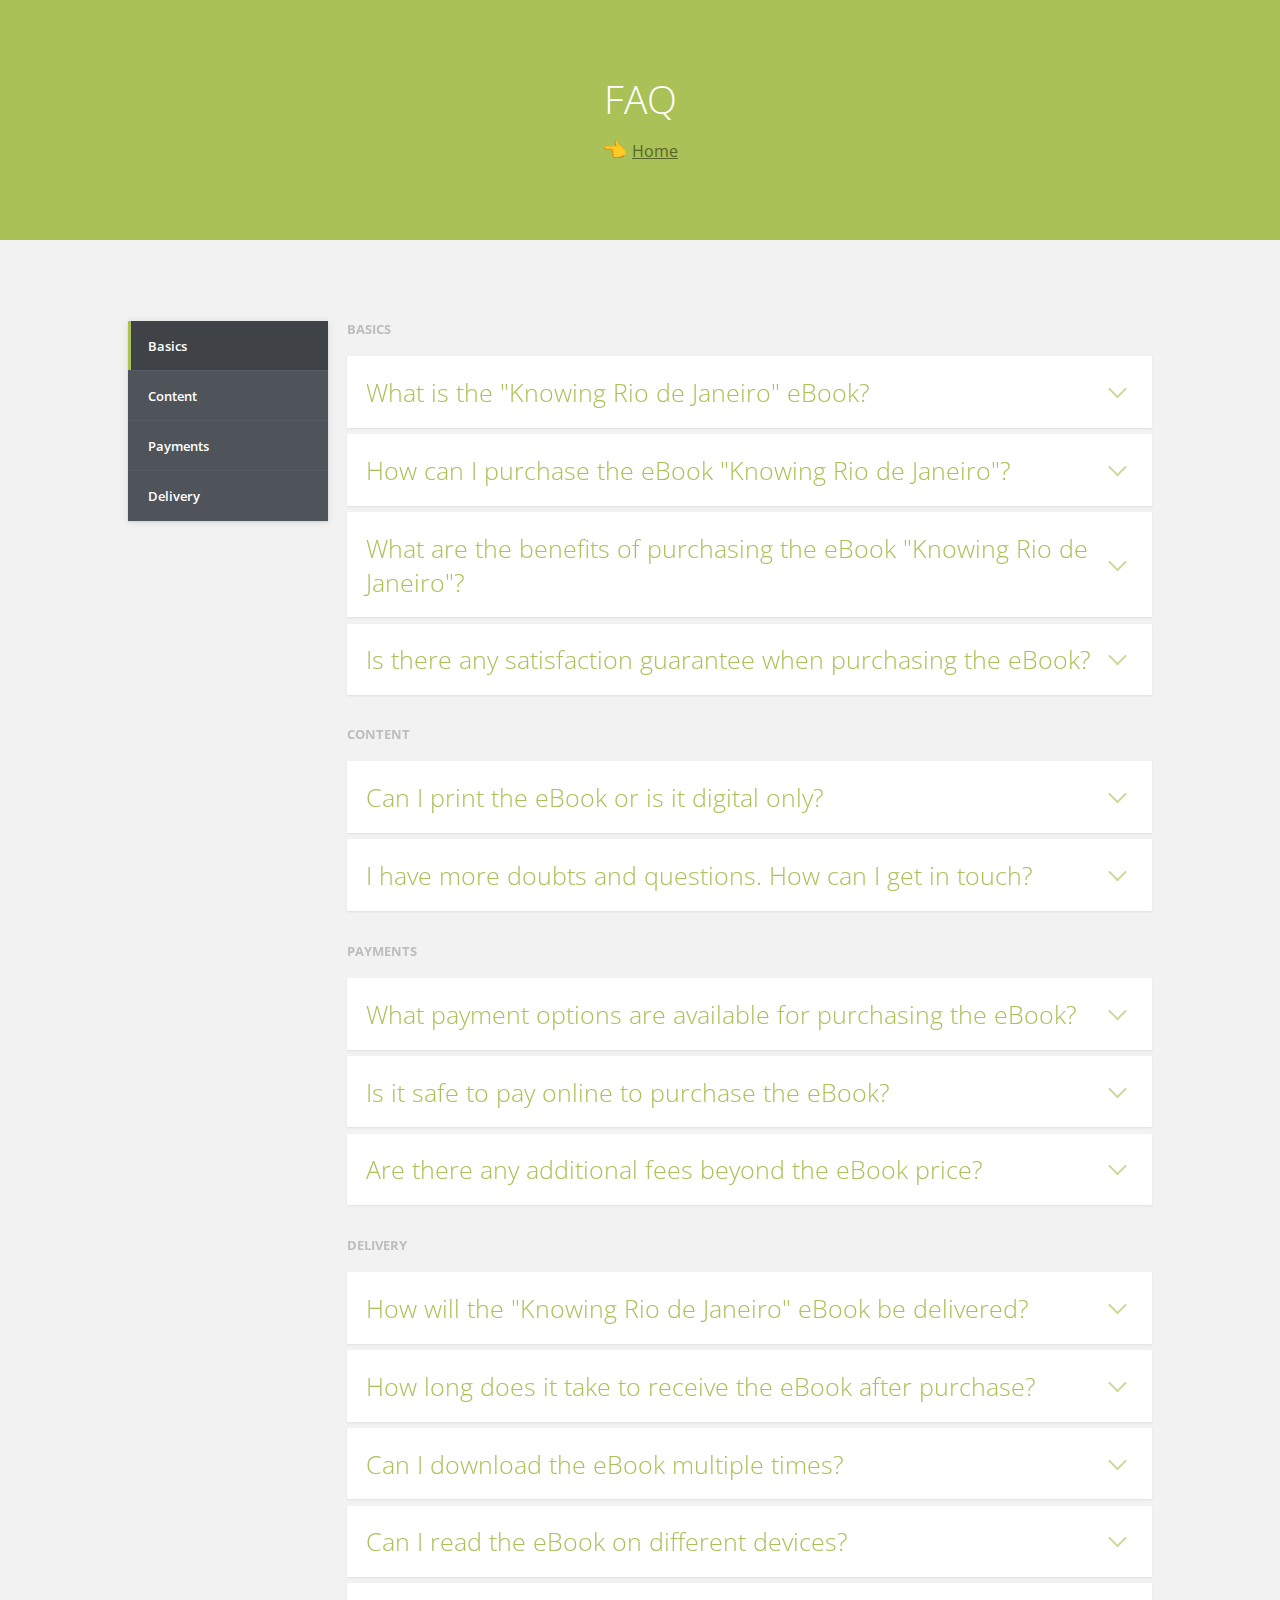
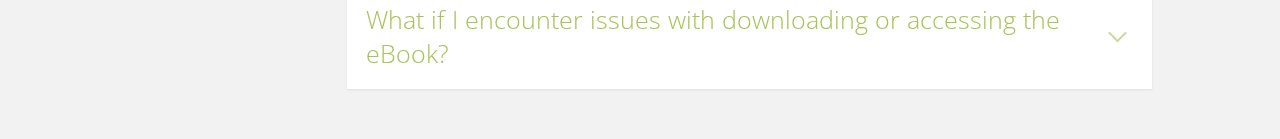
<file: Faq/index.html>
<!doctype html>
<html lang="pt-br">
<head>
  <meta charset="UTF-8">
  <meta name="viewport" content="width=device-width, initial-scale=1">
  <script>document.getElementsByTagName("html")[0].className += " js";</script>
  <link rel="stylesheet" href="assets/css/style.css">
  <title>FAQ  | Knowing Rio De Janeiro</title>
</head>
<body>
<header class="cd-header flex flex-column flex-center">
  <div class="text-component text-center">
    <h1>FAQ</h1>
    <p>👈 <a class="cd-article-link" href="../index.html">Home</a></p>
  </div>
</header>

<section class="cd-faq js-cd-faq container max-width-md margin-top-lg margin-bottom-lg">
	<ul class="cd-faq__categories">
		<li><a class="cd-faq__category cd-faq__category-selected truncate" href="#basics">Basics</a></li>
		<li><a class="cd-faq__category truncate" href="#mobile">Content</a></li>
		<li><a class="cd-faq__category truncate" href="#payments">Payments</a></li>
		<li><a class="cd-faq__category truncate" href="#delivery">Delivery</a></li>
	</ul> <!-- cd-faq__categories -->

	<div class="cd-faq__items">
		<ul id="basics" class="cd-faq__group">
			<li class="cd-faq__title"><h2>Basics</h2></li>
			<li class="cd-faq__item">
				<a class="cd-faq__trigger" href="#0"><span>What is the "Knowing Rio de Janeiro" eBook?</span></a>
				<div class="cd-faq__content">
          <div class="text-component">
            <p>"Knowing Rio de Janeiro" is a comprehensive guide in eBook format for tourists who want to explore and get to know the city of Rio de Janeiro. It offers valuable information about culture, history, tourist attractions, cuisine and much more.</p>
          </div>
				</div> <!-- cd-faq__content -->
			</li>

			<li class="cd-faq__item">
				<a class="cd-faq__trigger" href="#0"><span>How can I purchase the eBook "Knowing Rio de Janeiro"?</span></a>
				<div class="cd-faq__content">
          <div class="text-component">
            <p>To purchase the eBook "Knowing Rio de Janeiro", just visit our website and look for the purchase section. There you will find clear instructions on how to purchase the eBook in digital format.</p>
          </div>
				</div> <!-- cd-faq__content -->
			</li>

			<li class="cd-faq__item">
				<a class="cd-faq__trigger" href="#0"><span>What are the benefits of purchasing the eBook "Knowing Rio de Janeiro"?</span></a>
				<div class="cd-faq__content">
          <div class="text-component">
            <p>The "Knowing Rio de Janeiro" eBook offers a number of benefits, such as:
<ul>
	
					<li>Detailed information about the main sights of Rio de Janeiro, including descriptions, opening hours and useful tips.</li>
					<li>Recommendations for restaurants, bars, concert halls and other entertainment options in the city.</li>
					<li>Safety tips and guidelines for tourists to make the most of their stay in Rio de Janeiro.</li>
					<li>Suggestions of personalized itineraries according to the interests and preferences of the visitor.</li>
					<li>Information about cultural events and festivals that take place in the city during the year.</li>
</ul></p>
          </div>
				</div> <!-- cd-faq__content -->
			</li>

			<li class="cd-faq__item">
				<a class="cd-faq__trigger" href="#0"><span>Is there any satisfaction guarantee when purchasing the eBook?</span></a>
				<div class="cd-faq__content">
          <div class="text-component">
            <p>Yes, we value our customers' satisfaction. If, for any reason, you are not satisfied with the "Knowing Rio de Janeiro" eBook, please contact us within a specific time frame (detailed information in the site's refund policy) and we will do our best to resolve the situation.</p>
          </div>
				</div> <!-- cd-faq__content -->
			</li>
		</ul> <!-- cd-faq__group -->

		<ul id="mobile" class="cd-faq__group">
			<li class="cd-faq__title"><h2>Content</h2></li>
			<li class="cd-faq__item">
				<a class="cd-faq__trigger" href="#0"><span>Can I print the eBook or is it digital only?</span></a>
				<div class="cd-faq__content">
          <div class="text-component">
            <p>The "Knowing Rio de Janeiro" eBook is designed to be read in digital format, offering an interactive experience with links and additional resources. However, you can print specific parts of the eBook if you'd like to have a physical version for your personal use during your trip.</p>
          </div>
				</div> <!-- cd-faq__content -->
			</li>

			<li class="cd-faq__item">
				<a class="cd-faq__trigger" href="#0"><span>I have more doubts and questions. How can I get in touch?</span></a>
				<div class="cd-faq__content">
          <div class="text-component">
            <p>If you have any further questions or concerns about the "Knowing Rio de Janeiro" eBook, please do not hesitate to contact us using the contact form on our website. Our team will be happy to help you and provide you with additional information.</p>
          </div>
				</div> <!-- cd-faq__content -->
			</li>

			
		</ul> <!-- cd-faq__group -->

		<ul id="account" class="cd-faq__group">

			

			

			
		</ul> <!-- cd-faq__group -->

		<ul id="payments" class="cd-faq__group">
			<li class="cd-faq__title"><h2>Payments</h2></li>
			<li class="cd-faq__item">
				<a class="cd-faq__trigger" href="#0"><span>What payment options are available for purchasing the eBook?</span></a>
				<div class="cd-faq__content">
          <div class="text-component">
            <p>We offer several payment options to purchase the eBook "Knowing Rio de Janeiro". This can include credit cards such as Visa, Mastercard or online payment methods such as PayPal. Specific payment options will be provided during the purchase process on our website.</p>
          </div>
				</div> <!-- cd-faq__content -->
			</li>

			<li class="cd-faq__item">
				<a class="cd-faq__trigger" href="#0"><span>Is it safe to pay online to purchase the eBook?</span></a>
				<div class="cd-faq__content">
          <div class="text-component">
            <p>Yes, we care about the safety of our customers. We use security and encryption measures to protect your information during the payment process. Additionally, we work with trusted and reputable payment providers to ensure transaction security.</p>
          </div>
				</div> <!-- cd-faq__content -->
			</li>

			<li class="cd-faq__item">
				<a class="cd-faq__trigger" href="#0"><span>Are there any additional fees beyond the eBook price?</span></a>
				<div class="cd-faq__content">
          <div class="text-component">
            <p>There are usually no additional fees beyond the price of the eBook. However, depending on the payment method you choose, your payment provider may charge processing fees. These fees will be communicated to you during the checkout process so that you are aware of any additional costs before finalizing your purchase.</p>
          </div>
				</div> <!-- cd-faq__content -->
			</li>
		</ul> <!-- cd-faq__group -->

		<ul id="privacy" class="cd-faq__group">

		</ul> <!-- cd-faq__group -->

		<ul id="delivery" class="cd-faq__group">
			<li class="cd-faq__title"><h2>Delivery</h2></li>
			<li class="cd-faq__item">
				<a class="cd-faq__trigger" href="#0"><span>How will the "Knowing Rio de Janeiro" eBook be delivered?</span></a>
				<div class="cd-faq__content">
          <div class="text-component">
            <p>The "Knowing Rio de Janeiro" eBook will be delivered digitally. After completing the purchase, you will receive a download link or instructions on how to access the eBook. Typically, the download link will be sent to the email address provided during the purchasing process.</p>
          </div>
				</div> <!-- cd-faq__content -->
			</li>

			<li class="cd-faq__item">
				<a class="cd-faq__trigger" href="#0"><span>How long does it take to receive the eBook after purchase?</span></a>
				<div class="cd-faq__content">
          <div class="text-component">
            <p>After completing the payment, you should receive the download link or instructions to access the eBook immediately or within minutes. The exact time may vary depending on payment processing and the delivery service provider. If you don't receive the eBook within a reasonable timeframe, we recommend checking your spam or junk email folder and contacting us for assistance.</p>
          </div>
				</div> <!-- cd-faq__content -->
			</li>

			<li class="cd-faq__item">
				<a class="cd-faq__trigger" href="#0"><span>Can I download the eBook multiple times?</span></a>
				<div class="cd-faq__content">
          <div class="text-component">
            <p>Yes, in general, you can download the "Knowing Rio de Janeiro" eBook multiple times. However, this may depend on the specific policies of the website where you purchased the eBook. We recommend downloading the eBook as soon as you receive the download link to ensure you have a copy saved on your device.</p>
          </div>
				</div> <!-- cd-faq__content -->
			</li>

			<li class="cd-faq__item">
				<a class="cd-faq__trigger" href="#0"><span>Can I read the eBook on different devices?</span></a>
				<div class="cd-faq__content">
          <div class="text-component">
            <p>Yes, the "Knowing Rio de Janeiro" eBook is designed to be compatible with various devices such as smartphones, tablets, laptops, and e-readers. You can transfer the eBook to your preferred device and read it using an app or program compatible with the eBook format (e.g., PDF, ePub, etc.).</p>
          </div>
				</div> <!-- cd-faq__content -->
			</li>

			<li class="cd-faq__item">
				<a class="cd-faq__trigger" href="#0"><span>What if I encounter issues with downloading or accessing the eBook?</span></a>
				<div class="cd-faq__content">
          <div class="text-component">
            <p>If you experience any problems with downloading or accessing the "Knowing Rio de Janeiro" eBook, we recommend contacting us through the support form on our website. Our team will be ready to assist you in resolving any technical issues and ensuring you have access to the eBook.</p>
          </div>
				</div> <!-- cd-faq__content -->
			</li>

			

			

			
		</ul> <!-- cd-faq__group -->
	</div> <!-- cd-faq__items -->

	<a href="#0" class="cd-faq__close-panel text-replace">Close</a>
  
  <div class="cd-faq__overlay" aria-hidden="true"></div>
</section> <!-- cd-faq -->
<script src="assets/js/util.js"></script> <!-- util functions included in the CodyHouse framework -->
<script src="assets/js/main.js"></script> 
</body>
</html>
</file>
<file: Faq/assets/css/style.css>
@import url("https://fonts.googleapis.com/css?family=Open+Sans:400,300,600,700");*,*::after,*::before{box-sizing:inherit}*{font:inherit}html,body,div,span,applet,object,iframe,h1,h2,h3,h4,h5,h6,p,blockquote,pre,a,abbr,acronym,address,big,cite,code,del,dfn,em,img,ins,kbd,q,s,samp,small,strike,strong,sub,sup,tt,var,b,u,i,center,dl,dt,dd,ol,ul,li,fieldset,form,label,legend,table,caption,tbody,tfoot,thead,tr,th,td,article,aside,canvas,details,embed,figure,figcaption,footer,header,hgroup,menu,nav,output,ruby,section,summary,time,mark,audio,video,hr{margin:0;padding:0;border:0}html{box-sizing:border-box}body{background-color:hsl(0, 0%, 100%);background-color:var(--color-bg, white)}article,aside,details,figcaption,figure,footer,header,hgroup,menu,nav,section,main,form legend{display:block}ol,ul{list-style:none}blockquote,q{quotes:none}button,input,textarea,select{margin:0}.btn,.form-control,.link,.reset{background-color:transparent;padding:0;border:0;border-radius:0;color:inherit;line-height:inherit;-webkit-appearance:none;-moz-appearance:none;appearance:none}select.form-control::-ms-expand{display:none}textarea{resize:vertical;overflow:auto;vertical-align:top}input::-ms-clear{display:none}table{border-collapse:collapse;border-spacing:0}img,video,svg{max-width:100%}[data-theme]{background-color:hsl(0, 0%, 100%);background-color:var(--color-bg, #fff);color:hsl(240, 4%, 20%);color:var(--color-contrast-high, #313135)}:root{--space-unit:  1em;--space-xxxxs: calc(0.125*var(--space-unit));--space-xxxs:  calc(0.25*var(--space-unit));--space-xxs:   calc(0.375*var(--space-unit));--space-xs:    calc(0.5*var(--space-unit));--space-sm:    calc(0.75*var(--space-unit));--space-md:    calc(1.25*var(--space-unit));--space-lg:    calc(2*var(--space-unit));--space-xl:    calc(3.25*var(--space-unit));--space-xxl:   calc(5.25*var(--space-unit));--space-xxxl:  calc(8.5*var(--space-unit));--space-xxxxl: calc(13.75*var(--space-unit));--component-padding: var(--space-md)}:root{--max-width-xxs: 32rem;--max-width-xs:  38rem;--max-width-sm:  48rem;--max-width-md:  64rem;--max-width-lg:  80rem;--max-width-xl:  90rem;--max-width-xxl: 120rem}.container{width:calc(100% - 1.25em);width:calc(100% - 2*var(--component-padding));margin-left:auto;margin-right:auto}.max-width-xxs{max-width:32rem;max-width:var(--max-width-xxs)}.max-width-xs{max-width:38rem;max-width:var(--max-width-xs)}.max-width-sm{max-width:48rem;max-width:var(--max-width-sm)}.max-width-md{max-width:64rem;max-width:var(--max-width-md)}.max-width-lg{max-width:80rem;max-width:var(--max-width-lg)}.max-width-xl{max-width:90rem;max-width:var(--max-width-xl)}.max-width-xxl{max-width:120rem;max-width:var(--max-width-xxl)}.max-width-adaptive-sm{max-width:38rem;max-width:var(--max-width-xs)}@media (min-width: 64rem){.max-width-adaptive-sm{max-width:48rem;max-width:var(--max-width-sm)}}.max-width-adaptive-md{max-width:38rem;max-width:var(--max-width-xs)}@media (min-width: 64rem){.max-width-adaptive-md{max-width:64rem;max-width:var(--max-width-md)}}.max-width-adaptive,.max-width-adaptive-lg{max-width:38rem;max-width:var(--max-width-xs)}@media (min-width: 64rem){.max-width-adaptive,.max-width-adaptive-lg{max-width:64rem;max-width:var(--max-width-md)}}@media (min-width: 90rem){.max-width-adaptive,.max-width-adaptive-lg{max-width:80rem;max-width:var(--max-width-lg)}}.max-width-adaptive-xl{max-width:38rem;max-width:var(--max-width-xs)}@media (min-width: 64rem){.max-width-adaptive-xl{max-width:64rem;max-width:var(--max-width-md)}}@media (min-width: 90rem){.max-width-adaptive-xl{max-width:90rem;max-width:var(--max-width-xl)}}.grid{--grid-gap: 0px;display:-ms-flexbox;display:flex;-ms-flex-wrap:wrap;flex-wrap:wrap}.grid>*{-ms-flex-preferred-size:100%;flex-basis:100%}[class*="grid-gap"]{margin-bottom:1em * -1;margin-bottom:calc(var(--grid-gap, 1em)*-1);margin-right:1em * -1;margin-right:calc(var(--grid-gap, 1em)*-1)}[class*="grid-gap"]>*{margin-bottom:1em;margin-bottom:var(--grid-gap, 1em);margin-right:1em;margin-right:var(--grid-gap, 1em)}.grid-gap-xxxxs{--grid-gap: var(--space-xxxxs)}.grid-gap-xxxs{--grid-gap: var(--space-xxxs)}.grid-gap-xxs{--grid-gap: var(--space-xxs)}.grid-gap-xs{--grid-gap: var(--space-xs)}.grid-gap-sm{--grid-gap: var(--space-sm)}.grid-gap-md{--grid-gap: var(--space-md)}.grid-gap-lg{--grid-gap: var(--space-lg)}.grid-gap-xl{--grid-gap: var(--space-xl)}.grid-gap-xxl{--grid-gap: var(--space-xxl)}.grid-gap-xxxl{--grid-gap: var(--space-xxxl)}.grid-gap-xxxxl{--grid-gap: var(--space-xxxxl)}.col{-ms-flex-positive:1;flex-grow:1;-ms-flex-preferred-size:0;flex-basis:0;max-width:100%}.col-1{-ms-flex-preferred-size:calc(8.33% - 0.01px - 1em);-ms-flex-preferred-size:calc(8.33% - 0.01px - var(--grid-gap, 1em));flex-basis:calc(8.33% - 0.01px - 1em);flex-basis:calc(8.33% - 0.01px - var(--grid-gap, 1em));max-width:calc(8.33% - 0.01px - 1em);max-width:calc(8.33% - 0.01px - var(--grid-gap, 1em))}.col-2{-ms-flex-preferred-size:calc(16.66% - 0.01px - 1em);-ms-flex-preferred-size:calc(16.66% - 0.01px - var(--grid-gap, 1em));flex-basis:calc(16.66% - 0.01px - 1em);flex-basis:calc(16.66% - 0.01px - var(--grid-gap, 1em));max-width:calc(16.66% - 0.01px - 1em);max-width:calc(16.66% - 0.01px - var(--grid-gap, 1em))}.col-3{-ms-flex-preferred-size:calc(25% - 0.01px - 1em);-ms-flex-preferred-size:calc(25% - 0.01px - var(--grid-gap, 1em));flex-basis:calc(25% - 0.01px - 1em);flex-basis:calc(25% - 0.01px - var(--grid-gap, 1em));max-width:calc(25% - 0.01px - 1em);max-width:calc(25% - 0.01px - var(--grid-gap, 1em))}.col-4{-ms-flex-preferred-size:calc(33.33% - 0.01px - 1em);-ms-flex-preferred-size:calc(33.33% - 0.01px - var(--grid-gap, 1em));flex-basis:calc(33.33% - 0.01px - 1em);flex-basis:calc(33.33% - 0.01px - var(--grid-gap, 1em));max-width:calc(33.33% - 0.01px - 1em);max-width:calc(33.33% - 0.01px - var(--grid-gap, 1em))}.col-5{-ms-flex-preferred-size:calc(41.66% - 0.01px - 1em);-ms-flex-preferred-size:calc(41.66% - 0.01px - var(--grid-gap, 1em));flex-basis:calc(41.66% - 0.01px - 1em);flex-basis:calc(41.66% - 0.01px - var(--grid-gap, 1em));max-width:calc(41.66% - 0.01px - 1em);max-width:calc(41.66% - 0.01px - var(--grid-gap, 1em))}.col-6{-ms-flex-preferred-size:calc(50% - 0.01px - 1em);-ms-flex-preferred-size:calc(50% - 0.01px - var(--grid-gap, 1em));flex-basis:calc(50% - 0.01px - 1em);flex-basis:calc(50% - 0.01px - var(--grid-gap, 1em));max-width:calc(50% - 0.01px - 1em);max-width:calc(50% - 0.01px - var(--grid-gap, 1em))}.col-7{-ms-flex-preferred-size:calc(58.33% - 0.01px - 1em);-ms-flex-preferred-size:calc(58.33% - 0.01px - var(--grid-gap, 1em));flex-basis:calc(58.33% - 0.01px - 1em);flex-basis:calc(58.33% - 0.01px - var(--grid-gap, 1em));max-width:calc(58.33% - 0.01px - 1em);max-width:calc(58.33% - 0.01px - var(--grid-gap, 1em))}.col-8{-ms-flex-preferred-size:calc(66.66% - 0.01px - 1em);-ms-flex-preferred-size:calc(66.66% - 0.01px - var(--grid-gap, 1em));flex-basis:calc(66.66% - 0.01px - 1em);flex-basis:calc(66.66% - 0.01px - var(--grid-gap, 1em));max-width:calc(66.66% - 0.01px - 1em);max-width:calc(66.66% - 0.01px - var(--grid-gap, 1em))}.col-9{-ms-flex-preferred-size:calc(75% - 0.01px - 1em);-ms-flex-preferred-size:calc(75% - 0.01px - var(--grid-gap, 1em));flex-basis:calc(75% - 0.01px - 1em);flex-basis:calc(75% - 0.01px - var(--grid-gap, 1em));max-width:calc(75% - 0.01px - 1em);max-width:calc(75% - 0.01px - var(--grid-gap, 1em))}.col-10{-ms-flex-preferred-size:calc(83.33% - 0.01px - 1em);-ms-flex-preferred-size:calc(83.33% - 0.01px - var(--grid-gap, 1em));flex-basis:calc(83.33% - 0.01px - 1em);flex-basis:calc(83.33% - 0.01px - var(--grid-gap, 1em));max-width:calc(83.33% - 0.01px - 1em);max-width:calc(83.33% - 0.01px - var(--grid-gap, 1em))}.col-11{-ms-flex-preferred-size:calc(91.66% - 0.01px - 1em);-ms-flex-preferred-size:calc(91.66% - 0.01px - var(--grid-gap, 1em));flex-basis:calc(91.66% - 0.01px - 1em);flex-basis:calc(91.66% - 0.01px - var(--grid-gap, 1em));max-width:calc(91.66% - 0.01px - 1em);max-width:calc(91.66% - 0.01px - var(--grid-gap, 1em))}.col-12{-ms-flex-preferred-size:calc(100% - 0.01px - 1em);-ms-flex-preferred-size:calc(100% - 0.01px - var(--grid-gap, 1em));flex-basis:calc(100% - 0.01px - 1em);flex-basis:calc(100% - 0.01px - var(--grid-gap, 1em));max-width:calc(100% - 0.01px - 1em);max-width:calc(100% - 0.01px - var(--grid-gap, 1em))}@media (min-width: 32rem){.col\@xs{-ms-flex-positive:1;flex-grow:1;-ms-flex-preferred-size:0;flex-basis:0;max-width:100%}.col-1\@xs{-ms-flex-preferred-size:calc(8.33% - 0.01px - 1em);-ms-flex-preferred-size:calc(8.33% - 0.01px - var(--grid-gap, 1em));flex-basis:calc(8.33% - 0.01px - 1em);flex-basis:calc(8.33% - 0.01px - var(--grid-gap, 1em));max-width:calc(8.33% - 0.01px - 1em);max-width:calc(8.33% - 0.01px - var(--grid-gap, 1em))}.col-2\@xs{-ms-flex-preferred-size:calc(16.66% - 0.01px - 1em);-ms-flex-preferred-size:calc(16.66% - 0.01px - var(--grid-gap, 1em));flex-basis:calc(16.66% - 0.01px - 1em);flex-basis:calc(16.66% - 0.01px - var(--grid-gap, 1em));max-width:calc(16.66% - 0.01px - 1em);max-width:calc(16.66% - 0.01px - var(--grid-gap, 1em))}.col-3\@xs{-ms-flex-preferred-size:calc(25% - 0.01px - 1em);-ms-flex-preferred-size:calc(25% - 0.01px - var(--grid-gap, 1em));flex-basis:calc(25% - 0.01px - 1em);flex-basis:calc(25% - 0.01px - var(--grid-gap, 1em));max-width:calc(25% - 0.01px - 1em);max-width:calc(25% - 0.01px - var(--grid-gap, 1em))}.col-4\@xs{-ms-flex-preferred-size:calc(33.33% - 0.01px - 1em);-ms-flex-preferred-size:calc(33.33% - 0.01px - var(--grid-gap, 1em));flex-basis:calc(33.33% - 0.01px - 1em);flex-basis:calc(33.33% - 0.01px - var(--grid-gap, 1em));max-width:calc(33.33% - 0.01px - 1em);max-width:calc(33.33% - 0.01px - var(--grid-gap, 1em))}.col-5\@xs{-ms-flex-preferred-size:calc(41.66% - 0.01px - 1em);-ms-flex-preferred-size:calc(41.66% - 0.01px - var(--grid-gap, 1em));flex-basis:calc(41.66% - 0.01px - 1em);flex-basis:calc(41.66% - 0.01px - var(--grid-gap, 1em));max-width:calc(41.66% - 0.01px - 1em);max-width:calc(41.66% - 0.01px - var(--grid-gap, 1em))}.col-6\@xs{-ms-flex-preferred-size:calc(50% - 0.01px - 1em);-ms-flex-preferred-size:calc(50% - 0.01px - var(--grid-gap, 1em));flex-basis:calc(50% - 0.01px - 1em);flex-basis:calc(50% - 0.01px - var(--grid-gap, 1em));max-width:calc(50% - 0.01px - 1em);max-width:calc(50% - 0.01px - var(--grid-gap, 1em))}.col-7\@xs{-ms-flex-preferred-size:calc(58.33% - 0.01px - 1em);-ms-flex-preferred-size:calc(58.33% - 0.01px - var(--grid-gap, 1em));flex-basis:calc(58.33% - 0.01px - 1em);flex-basis:calc(58.33% - 0.01px - var(--grid-gap, 1em));max-width:calc(58.33% - 0.01px - 1em);max-width:calc(58.33% - 0.01px - var(--grid-gap, 1em))}.col-8\@xs{-ms-flex-preferred-size:calc(66.66% - 0.01px - 1em);-ms-flex-preferred-size:calc(66.66% - 0.01px - var(--grid-gap, 1em));flex-basis:calc(66.66% - 0.01px - 1em);flex-basis:calc(66.66% - 0.01px - var(--grid-gap, 1em));max-width:calc(66.66% - 0.01px - 1em);max-width:calc(66.66% - 0.01px - var(--grid-gap, 1em))}.col-9\@xs{-ms-flex-preferred-size:calc(75% - 0.01px - 1em);-ms-flex-preferred-size:calc(75% - 0.01px - var(--grid-gap, 1em));flex-basis:calc(75% - 0.01px - 1em);flex-basis:calc(75% - 0.01px - var(--grid-gap, 1em));max-width:calc(75% - 0.01px - 1em);max-width:calc(75% - 0.01px - var(--grid-gap, 1em))}.col-10\@xs{-ms-flex-preferred-size:calc(83.33% - 0.01px - 1em);-ms-flex-preferred-size:calc(83.33% - 0.01px - var(--grid-gap, 1em));flex-basis:calc(83.33% - 0.01px - 1em);flex-basis:calc(83.33% - 0.01px - var(--grid-gap, 1em));max-width:calc(83.33% - 0.01px - 1em);max-width:calc(83.33% - 0.01px - var(--grid-gap, 1em))}.col-11\@xs{-ms-flex-preferred-size:calc(91.66% - 0.01px - 1em);-ms-flex-preferred-size:calc(91.66% - 0.01px - var(--grid-gap, 1em));flex-basis:calc(91.66% - 0.01px - 1em);flex-basis:calc(91.66% - 0.01px - var(--grid-gap, 1em));max-width:calc(91.66% - 0.01px - 1em);max-width:calc(91.66% - 0.01px - var(--grid-gap, 1em))}.col-12\@xs{-ms-flex-preferred-size:calc(100% - 0.01px - 1em);-ms-flex-preferred-size:calc(100% - 0.01px - var(--grid-gap, 1em));flex-basis:calc(100% - 0.01px - 1em);flex-basis:calc(100% - 0.01px - var(--grid-gap, 1em));max-width:calc(100% - 0.01px - 1em);max-width:calc(100% - 0.01px - var(--grid-gap, 1em))}}@media (min-width: 48rem){.col\@sm{-ms-flex-positive:1;flex-grow:1;-ms-flex-preferred-size:0;flex-basis:0;max-width:100%}.col-1\@sm{-ms-flex-preferred-size:calc(8.33% - 0.01px - 1em);-ms-flex-preferred-size:calc(8.33% - 0.01px - var(--grid-gap, 1em));flex-basis:calc(8.33% - 0.01px - 1em);flex-basis:calc(8.33% - 0.01px - var(--grid-gap, 1em));max-width:calc(8.33% - 0.01px - 1em);max-width:calc(8.33% - 0.01px - var(--grid-gap, 1em))}.col-2\@sm{-ms-flex-preferred-size:calc(16.66% - 0.01px - 1em);-ms-flex-preferred-size:calc(16.66% - 0.01px - var(--grid-gap, 1em));flex-basis:calc(16.66% - 0.01px - 1em);flex-basis:calc(16.66% - 0.01px - var(--grid-gap, 1em));max-width:calc(16.66% - 0.01px - 1em);max-width:calc(16.66% - 0.01px - var(--grid-gap, 1em))}.col-3\@sm{-ms-flex-preferred-size:calc(25% - 0.01px - 1em);-ms-flex-preferred-size:calc(25% - 0.01px - var(--grid-gap, 1em));flex-basis:calc(25% - 0.01px - 1em);flex-basis:calc(25% - 0.01px - var(--grid-gap, 1em));max-width:calc(25% - 0.01px - 1em);max-width:calc(25% - 0.01px - var(--grid-gap, 1em))}.col-4\@sm{-ms-flex-preferred-size:calc(33.33% - 0.01px - 1em);-ms-flex-preferred-size:calc(33.33% - 0.01px - var(--grid-gap, 1em));flex-basis:calc(33.33% - 0.01px - 1em);flex-basis:calc(33.33% - 0.01px - var(--grid-gap, 1em));max-width:calc(33.33% - 0.01px - 1em);max-width:calc(33.33% - 0.01px - var(--grid-gap, 1em))}.col-5\@sm{-ms-flex-preferred-size:calc(41.66% - 0.01px - 1em);-ms-flex-preferred-size:calc(41.66% - 0.01px - var(--grid-gap, 1em));flex-basis:calc(41.66% - 0.01px - 1em);flex-basis:calc(41.66% - 0.01px - var(--grid-gap, 1em));max-width:calc(41.66% - 0.01px - 1em);max-width:calc(41.66% - 0.01px - var(--grid-gap, 1em))}.col-6\@sm{-ms-flex-preferred-size:calc(50% - 0.01px - 1em);-ms-flex-preferred-size:calc(50% - 0.01px - var(--grid-gap, 1em));flex-basis:calc(50% - 0.01px - 1em);flex-basis:calc(50% - 0.01px - var(--grid-gap, 1em));max-width:calc(50% - 0.01px - 1em);max-width:calc(50% - 0.01px - var(--grid-gap, 1em))}.col-7\@sm{-ms-flex-preferred-size:calc(58.33% - 0.01px - 1em);-ms-flex-preferred-size:calc(58.33% - 0.01px - var(--grid-gap, 1em));flex-basis:calc(58.33% - 0.01px - 1em);flex-basis:calc(58.33% - 0.01px - var(--grid-gap, 1em));max-width:calc(58.33% - 0.01px - 1em);max-width:calc(58.33% - 0.01px - var(--grid-gap, 1em))}.col-8\@sm{-ms-flex-preferred-size:calc(66.66% - 0.01px - 1em);-ms-flex-preferred-size:calc(66.66% - 0.01px - var(--grid-gap, 1em));flex-basis:calc(66.66% - 0.01px - 1em);flex-basis:calc(66.66% - 0.01px - var(--grid-gap, 1em));max-width:calc(66.66% - 0.01px - 1em);max-width:calc(66.66% - 0.01px - var(--grid-gap, 1em))}.col-9\@sm{-ms-flex-preferred-size:calc(75% - 0.01px - 1em);-ms-flex-preferred-size:calc(75% - 0.01px - var(--grid-gap, 1em));flex-basis:calc(75% - 0.01px - 1em);flex-basis:calc(75% - 0.01px - var(--grid-gap, 1em));max-width:calc(75% - 0.01px - 1em);max-width:calc(75% - 0.01px - var(--grid-gap, 1em))}.col-10\@sm{-ms-flex-preferred-size:calc(83.33% - 0.01px - 1em);-ms-flex-preferred-size:calc(83.33% - 0.01px - var(--grid-gap, 1em));flex-basis:calc(83.33% - 0.01px - 1em);flex-basis:calc(83.33% - 0.01px - var(--grid-gap, 1em));max-width:calc(83.33% - 0.01px - 1em);max-width:calc(83.33% - 0.01px - var(--grid-gap, 1em))}.col-11\@sm{-ms-flex-preferred-size:calc(91.66% - 0.01px - 1em);-ms-flex-preferred-size:calc(91.66% - 0.01px - var(--grid-gap, 1em));flex-basis:calc(91.66% - 0.01px - 1em);flex-basis:calc(91.66% - 0.01px - var(--grid-gap, 1em));max-width:calc(91.66% - 0.01px - 1em);max-width:calc(91.66% - 0.01px - var(--grid-gap, 1em))}.col-12\@sm{-ms-flex-preferred-size:calc(100% - 0.01px - 1em);-ms-flex-preferred-size:calc(100% - 0.01px - var(--grid-gap, 1em));flex-basis:calc(100% - 0.01px - 1em);flex-basis:calc(100% - 0.01px - var(--grid-gap, 1em));max-width:calc(100% - 0.01px - 1em);max-width:calc(100% - 0.01px - var(--grid-gap, 1em))}}@media (min-width: 64rem){.col\@md{-ms-flex-positive:1;flex-grow:1;-ms-flex-preferred-size:0;flex-basis:0;max-width:100%}.col-1\@md{-ms-flex-preferred-size:calc(8.33% - 0.01px - 1em);-ms-flex-preferred-size:calc(8.33% - 0.01px - var(--grid-gap, 1em));flex-basis:calc(8.33% - 0.01px - 1em);flex-basis:calc(8.33% - 0.01px - var(--grid-gap, 1em));max-width:calc(8.33% - 0.01px - 1em);max-width:calc(8.33% - 0.01px - var(--grid-gap, 1em))}.col-2\@md{-ms-flex-preferred-size:calc(16.66% - 0.01px - 1em);-ms-flex-preferred-size:calc(16.66% - 0.01px - var(--grid-gap, 1em));flex-basis:calc(16.66% - 0.01px - 1em);flex-basis:calc(16.66% - 0.01px - var(--grid-gap, 1em));max-width:calc(16.66% - 0.01px - 1em);max-width:calc(16.66% - 0.01px - var(--grid-gap, 1em))}.col-3\@md{-ms-flex-preferred-size:calc(25% - 0.01px - 1em);-ms-flex-preferred-size:calc(25% - 0.01px - var(--grid-gap, 1em));flex-basis:calc(25% - 0.01px - 1em);flex-basis:calc(25% - 0.01px - var(--grid-gap, 1em));max-width:calc(25% - 0.01px - 1em);max-width:calc(25% - 0.01px - var(--grid-gap, 1em))}.col-4\@md{-ms-flex-preferred-size:calc(33.33% - 0.01px - 1em);-ms-flex-preferred-size:calc(33.33% - 0.01px - var(--grid-gap, 1em));flex-basis:calc(33.33% - 0.01px - 1em);flex-basis:calc(33.33% - 0.01px - var(--grid-gap, 1em));max-width:calc(33.33% - 0.01px - 1em);max-width:calc(33.33% - 0.01px - var(--grid-gap, 1em))}.col-5\@md{-ms-flex-preferred-size:calc(41.66% - 0.01px - 1em);-ms-flex-preferred-size:calc(41.66% - 0.01px - var(--grid-gap, 1em));flex-basis:calc(41.66% - 0.01px - 1em);flex-basis:calc(41.66% - 0.01px - var(--grid-gap, 1em));max-width:calc(41.66% - 0.01px - 1em);max-width:calc(41.66% - 0.01px - var(--grid-gap, 1em))}.col-6\@md{-ms-flex-preferred-size:calc(50% - 0.01px - 1em);-ms-flex-preferred-size:calc(50% - 0.01px - var(--grid-gap, 1em));flex-basis:calc(50% - 0.01px - 1em);flex-basis:calc(50% - 0.01px - var(--grid-gap, 1em));max-width:calc(50% - 0.01px - 1em);max-width:calc(50% - 0.01px - var(--grid-gap, 1em))}.col-7\@md{-ms-flex-preferred-size:calc(58.33% - 0.01px - 1em);-ms-flex-preferred-size:calc(58.33% - 0.01px - var(--grid-gap, 1em));flex-basis:calc(58.33% - 0.01px - 1em);flex-basis:calc(58.33% - 0.01px - var(--grid-gap, 1em));max-width:calc(58.33% - 0.01px - 1em);max-width:calc(58.33% - 0.01px - var(--grid-gap, 1em))}.col-8\@md{-ms-flex-preferred-size:calc(66.66% - 0.01px - 1em);-ms-flex-preferred-size:calc(66.66% - 0.01px - var(--grid-gap, 1em));flex-basis:calc(66.66% - 0.01px - 1em);flex-basis:calc(66.66% - 0.01px - var(--grid-gap, 1em));max-width:calc(66.66% - 0.01px - 1em);max-width:calc(66.66% - 0.01px - var(--grid-gap, 1em))}.col-9\@md{-ms-flex-preferred-size:calc(75% - 0.01px - 1em);-ms-flex-preferred-size:calc(75% - 0.01px - var(--grid-gap, 1em));flex-basis:calc(75% - 0.01px - 1em);flex-basis:calc(75% - 0.01px - var(--grid-gap, 1em));max-width:calc(75% - 0.01px - 1em);max-width:calc(75% - 0.01px - var(--grid-gap, 1em))}.col-10\@md{-ms-flex-preferred-size:calc(83.33% - 0.01px - 1em);-ms-flex-preferred-size:calc(83.33% - 0.01px - var(--grid-gap, 1em));flex-basis:calc(83.33% - 0.01px - 1em);flex-basis:calc(83.33% - 0.01px - var(--grid-gap, 1em));max-width:calc(83.33% - 0.01px - 1em);max-width:calc(83.33% - 0.01px - var(--grid-gap, 1em))}.col-11\@md{-ms-flex-preferred-size:calc(91.66% - 0.01px - 1em);-ms-flex-preferred-size:calc(91.66% - 0.01px - var(--grid-gap, 1em));flex-basis:calc(91.66% - 0.01px - 1em);flex-basis:calc(91.66% - 0.01px - var(--grid-gap, 1em));max-width:calc(91.66% - 0.01px - 1em);max-width:calc(91.66% - 0.01px - var(--grid-gap, 1em))}.col-12\@md{-ms-flex-preferred-size:calc(100% - 0.01px - 1em);-ms-flex-preferred-size:calc(100% - 0.01px - var(--grid-gap, 1em));flex-basis:calc(100% - 0.01px - 1em);flex-basis:calc(100% - 0.01px - var(--grid-gap, 1em));max-width:calc(100% - 0.01px - 1em);max-width:calc(100% - 0.01px - var(--grid-gap, 1em))}}@media (min-width: 80rem){.col\@lg{-ms-flex-positive:1;flex-grow:1;-ms-flex-preferred-size:0;flex-basis:0;max-width:100%}.col-1\@lg{-ms-flex-preferred-size:calc(8.33% - 0.01px - 1em);-ms-flex-preferred-size:calc(8.33% - 0.01px - var(--grid-gap, 1em));flex-basis:calc(8.33% - 0.01px - 1em);flex-basis:calc(8.33% - 0.01px - var(--grid-gap, 1em));max-width:calc(8.33% - 0.01px - 1em);max-width:calc(8.33% - 0.01px - var(--grid-gap, 1em))}.col-2\@lg{-ms-flex-preferred-size:calc(16.66% - 0.01px - 1em);-ms-flex-preferred-size:calc(16.66% - 0.01px - var(--grid-gap, 1em));flex-basis:calc(16.66% - 0.01px - 1em);flex-basis:calc(16.66% - 0.01px - var(--grid-gap, 1em));max-width:calc(16.66% - 0.01px - 1em);max-width:calc(16.66% - 0.01px - var(--grid-gap, 1em))}.col-3\@lg{-ms-flex-preferred-size:calc(25% - 0.01px - 1em);-ms-flex-preferred-size:calc(25% - 0.01px - var(--grid-gap, 1em));flex-basis:calc(25% - 0.01px - 1em);flex-basis:calc(25% - 0.01px - var(--grid-gap, 1em));max-width:calc(25% - 0.01px - 1em);max-width:calc(25% - 0.01px - var(--grid-gap, 1em))}.col-4\@lg{-ms-flex-preferred-size:calc(33.33% - 0.01px - 1em);-ms-flex-preferred-size:calc(33.33% - 0.01px - var(--grid-gap, 1em));flex-basis:calc(33.33% - 0.01px - 1em);flex-basis:calc(33.33% - 0.01px - var(--grid-gap, 1em));max-width:calc(33.33% - 0.01px - 1em);max-width:calc(33.33% - 0.01px - var(--grid-gap, 1em))}.col-5\@lg{-ms-flex-preferred-size:calc(41.66% - 0.01px - 1em);-ms-flex-preferred-size:calc(41.66% - 0.01px - var(--grid-gap, 1em));flex-basis:calc(41.66% - 0.01px - 1em);flex-basis:calc(41.66% - 0.01px - var(--grid-gap, 1em));max-width:calc(41.66% - 0.01px - 1em);max-width:calc(41.66% - 0.01px - var(--grid-gap, 1em))}.col-6\@lg{-ms-flex-preferred-size:calc(50% - 0.01px - 1em);-ms-flex-preferred-size:calc(50% - 0.01px - var(--grid-gap, 1em));flex-basis:calc(50% - 0.01px - 1em);flex-basis:calc(50% - 0.01px - var(--grid-gap, 1em));max-width:calc(50% - 0.01px - 1em);max-width:calc(50% - 0.01px - var(--grid-gap, 1em))}.col-7\@lg{-ms-flex-preferred-size:calc(58.33% - 0.01px - 1em);-ms-flex-preferred-size:calc(58.33% - 0.01px - var(--grid-gap, 1em));flex-basis:calc(58.33% - 0.01px - 1em);flex-basis:calc(58.33% - 0.01px - var(--grid-gap, 1em));max-width:calc(58.33% - 0.01px - 1em);max-width:calc(58.33% - 0.01px - var(--grid-gap, 1em))}.col-8\@lg{-ms-flex-preferred-size:calc(66.66% - 0.01px - 1em);-ms-flex-preferred-size:calc(66.66% - 0.01px - var(--grid-gap, 1em));flex-basis:calc(66.66% - 0.01px - 1em);flex-basis:calc(66.66% - 0.01px - var(--grid-gap, 1em));max-width:calc(66.66% - 0.01px - 1em);max-width:calc(66.66% - 0.01px - var(--grid-gap, 1em))}.col-9\@lg{-ms-flex-preferred-size:calc(75% - 0.01px - 1em);-ms-flex-preferred-size:calc(75% - 0.01px - var(--grid-gap, 1em));flex-basis:calc(75% - 0.01px - 1em);flex-basis:calc(75% - 0.01px - var(--grid-gap, 1em));max-width:calc(75% - 0.01px - 1em);max-width:calc(75% - 0.01px - var(--grid-gap, 1em))}.col-10\@lg{-ms-flex-preferred-size:calc(83.33% - 0.01px - 1em);-ms-flex-preferred-size:calc(83.33% - 0.01px - var(--grid-gap, 1em));flex-basis:calc(83.33% - 0.01px - 1em);flex-basis:calc(83.33% - 0.01px - var(--grid-gap, 1em));max-width:calc(83.33% - 0.01px - 1em);max-width:calc(83.33% - 0.01px - var(--grid-gap, 1em))}.col-11\@lg{-ms-flex-preferred-size:calc(91.66% - 0.01px - 1em);-ms-flex-preferred-size:calc(91.66% - 0.01px - var(--grid-gap, 1em));flex-basis:calc(91.66% - 0.01px - 1em);flex-basis:calc(91.66% - 0.01px - var(--grid-gap, 1em));max-width:calc(91.66% - 0.01px - 1em);max-width:calc(91.66% - 0.01px - var(--grid-gap, 1em))}.col-12\@lg{-ms-flex-preferred-size:calc(100% - 0.01px - 1em);-ms-flex-preferred-size:calc(100% - 0.01px - var(--grid-gap, 1em));flex-basis:calc(100% - 0.01px - 1em);flex-basis:calc(100% - 0.01px - var(--grid-gap, 1em));max-width:calc(100% - 0.01px - 1em);max-width:calc(100% - 0.01px - var(--grid-gap, 1em))}}@media (min-width: 90rem){.col\@xl{-ms-flex-positive:1;flex-grow:1;-ms-flex-preferred-size:0;flex-basis:0;max-width:100%}.col-1\@xl{-ms-flex-preferred-size:calc(8.33% - 0.01px - 1em);-ms-flex-preferred-size:calc(8.33% - 0.01px - var(--grid-gap, 1em));flex-basis:calc(8.33% - 0.01px - 1em);flex-basis:calc(8.33% - 0.01px - var(--grid-gap, 1em));max-width:calc(8.33% - 0.01px - 1em);max-width:calc(8.33% - 0.01px - var(--grid-gap, 1em))}.col-2\@xl{-ms-flex-preferred-size:calc(16.66% - 0.01px - 1em);-ms-flex-preferred-size:calc(16.66% - 0.01px - var(--grid-gap, 1em));flex-basis:calc(16.66% - 0.01px - 1em);flex-basis:calc(16.66% - 0.01px - var(--grid-gap, 1em));max-width:calc(16.66% - 0.01px - 1em);max-width:calc(16.66% - 0.01px - var(--grid-gap, 1em))}.col-3\@xl{-ms-flex-preferred-size:calc(25% - 0.01px - 1em);-ms-flex-preferred-size:calc(25% - 0.01px - var(--grid-gap, 1em));flex-basis:calc(25% - 0.01px - 1em);flex-basis:calc(25% - 0.01px - var(--grid-gap, 1em));max-width:calc(25% - 0.01px - 1em);max-width:calc(25% - 0.01px - var(--grid-gap, 1em))}.col-4\@xl{-ms-flex-preferred-size:calc(33.33% - 0.01px - 1em);-ms-flex-preferred-size:calc(33.33% - 0.01px - var(--grid-gap, 1em));flex-basis:calc(33.33% - 0.01px - 1em);flex-basis:calc(33.33% - 0.01px - var(--grid-gap, 1em));max-width:calc(33.33% - 0.01px - 1em);max-width:calc(33.33% - 0.01px - var(--grid-gap, 1em))}.col-5\@xl{-ms-flex-preferred-size:calc(41.66% - 0.01px - 1em);-ms-flex-preferred-size:calc(41.66% - 0.01px - var(--grid-gap, 1em));flex-basis:calc(41.66% - 0.01px - 1em);flex-basis:calc(41.66% - 0.01px - var(--grid-gap, 1em));max-width:calc(41.66% - 0.01px - 1em);max-width:calc(41.66% - 0.01px - var(--grid-gap, 1em))}.col-6\@xl{-ms-flex-preferred-size:calc(50% - 0.01px - 1em);-ms-flex-preferred-size:calc(50% - 0.01px - var(--grid-gap, 1em));flex-basis:calc(50% - 0.01px - 1em);flex-basis:calc(50% - 0.01px - var(--grid-gap, 1em));max-width:calc(50% - 0.01px - 1em);max-width:calc(50% - 0.01px - var(--grid-gap, 1em))}.col-7\@xl{-ms-flex-preferred-size:calc(58.33% - 0.01px - 1em);-ms-flex-preferred-size:calc(58.33% - 0.01px - var(--grid-gap, 1em));flex-basis:calc(58.33% - 0.01px - 1em);flex-basis:calc(58.33% - 0.01px - var(--grid-gap, 1em));max-width:calc(58.33% - 0.01px - 1em);max-width:calc(58.33% - 0.01px - var(--grid-gap, 1em))}.col-8\@xl{-ms-flex-preferred-size:calc(66.66% - 0.01px - 1em);-ms-flex-preferred-size:calc(66.66% - 0.01px - var(--grid-gap, 1em));flex-basis:calc(66.66% - 0.01px - 1em);flex-basis:calc(66.66% - 0.01px - var(--grid-gap, 1em));max-width:calc(66.66% - 0.01px - 1em);max-width:calc(66.66% - 0.01px - var(--grid-gap, 1em))}.col-9\@xl{-ms-flex-preferred-size:calc(75% - 0.01px - 1em);-ms-flex-preferred-size:calc(75% - 0.01px - var(--grid-gap, 1em));flex-basis:calc(75% - 0.01px - 1em);flex-basis:calc(75% - 0.01px - var(--grid-gap, 1em));max-width:calc(75% - 0.01px - 1em);max-width:calc(75% - 0.01px - var(--grid-gap, 1em))}.col-10\@xl{-ms-flex-preferred-size:calc(83.33% - 0.01px - 1em);-ms-flex-preferred-size:calc(83.33% - 0.01px - var(--grid-gap, 1em));flex-basis:calc(83.33% - 0.01px - 1em);flex-basis:calc(83.33% - 0.01px - var(--grid-gap, 1em));max-width:calc(83.33% - 0.01px - 1em);max-width:calc(83.33% - 0.01px - var(--grid-gap, 1em))}.col-11\@xl{-ms-flex-preferred-size:calc(91.66% - 0.01px - 1em);-ms-flex-preferred-size:calc(91.66% - 0.01px - var(--grid-gap, 1em));flex-basis:calc(91.66% - 0.01px - 1em);flex-basis:calc(91.66% - 0.01px - var(--grid-gap, 1em));max-width:calc(91.66% - 0.01px - 1em);max-width:calc(91.66% - 0.01px - var(--grid-gap, 1em))}.col-12\@xl{-ms-flex-preferred-size:calc(100% - 0.01px - 1em);-ms-flex-preferred-size:calc(100% - 0.01px - var(--grid-gap, 1em));flex-basis:calc(100% - 0.01px - 1em);flex-basis:calc(100% - 0.01px - var(--grid-gap, 1em));max-width:calc(100% - 0.01px - 1em);max-width:calc(100% - 0.01px - var(--grid-gap, 1em))}}:root{--radius-sm: calc(var(--radius, 0.25em)/2);--radius-md: var(--radius, 0.25em);--radius-lg: calc(var(--radius, 0.25em)*2);--shadow-sm: 0 1px 2px rgba(0, 0, 0, .085), 0 1px 8px rgba(0, 0, 0, .1);--shadow-md: 0 1px 8px rgba(0, 0, 0, .1), 0 8px 24px rgba(0, 0, 0, .15);--shadow-lg: 0 1px 8px rgba(0, 0, 0, .1), 0 16px 48px rgba(0, 0, 0, .1), 0 24px 60px rgba(0, 0, 0, .1);--bounce: cubic-bezier(0.175, 0.885, 0.32, 1.275);--ease-in-out: cubic-bezier(0.645, 0.045, 0.355, 1);--ease-in: cubic-bezier(0.55, 0.055, 0.675, 0.19);--ease-out: cubic-bezier(0.215, 0.61, 0.355, 1)}:root{--body-line-height: 1.4;--heading-line-height: 1.2}body{font-size:1em;font-size:var(--text-base-size, 1em);font-family:'Open Sans', sans-serif;font-family:var(--font-primary, sans-serif);color:hsl(240, 4%, 20%);color:var(--color-contrast-high, #313135)}h1,h2,h3,h4{color:hsl(240, 8%, 12%);color:var(--color-contrast-higher, #1c1c21);line-height:1.2;line-height:var(--heading-line-height, 1.2)}.text-xxxl{font-size:2.48832em;font-size:var(--text-xxxl, 2.488em)}h1,.text-xxl{font-size:2.0736em;font-size:var(--text-xxl, 2.074em)}h2,.text-xl{font-size:1.728em;font-size:var(--text-xl, 1.728em)}h3,.text-lg{font-size:1.44em;font-size:var(--text-lg, 1.44em)}h4,.text-md{font-size:1.2em;font-size:var(--text-md, 1.2em)}small,.text-sm{font-size:0.83333em;font-size:var(--text-sm, 0.833em)}.text-xs{font-size:0.69444em;font-size:var(--text-xs, 0.694em)}a,.link{color:hsl(220, 90%, 56%);color:var(--color-primary, #2a6df4);text-decoration:underline}strong,.text-bold{font-weight:bold}s{text-decoration:line-through}u,.text-underline{text-decoration:underline}.text-component{--component-body-line-height: calc(var(--body-line-height)*var(--line-height-multiplier, 1));--component-heading-line-height: calc(var(--heading-line-height)*var(--line-height-multiplier, 1))}.text-component h1,.text-component h2,.text-component h3,.text-component h4{line-height:1.2;line-height:var(--component-heading-line-height, 1.2);margin-bottom:0.25em;margin-bottom:calc(var(--space-xxxs)*var(--text-vspace-multiplier, 1))}.text-component h2,.text-component h3,.text-component h4{margin-top:0.75em;margin-top:calc(var(--space-sm)*var(--text-vspace-multiplier, 1))}.text-component p,.text-component blockquote,.text-component ul li,.text-component ol li{line-height:1.4;line-height:var(--component-body-line-height)}.text-component ul,.text-component ol,.text-component p,.text-component blockquote,.text-component .text-component__block{margin-bottom:0.75em;margin-bottom:calc(var(--space-sm)*var(--text-vspace-multiplier, 1))}.text-component ul,.text-component ol{padding-left:1em}.text-component ul{list-style-type:disc}.text-component ol{list-style-type:decimal}.text-component img{display:block;margin:0 auto}.text-component figcaption{text-align:center;margin-top:0.5em;margin-top:var(--space-xs)}.text-component em{font-style:italic}.text-component hr{margin-top:2em;margin-top:calc(var(--space-lg)*var(--text-vspace-multiplier, 1));margin-bottom:2em;margin-bottom:calc(var(--space-lg)*var(--text-vspace-multiplier, 1));margin-left:auto;margin-right:auto}.text-component>*:first-child{margin-top:0}.text-component>*:last-child{margin-bottom:0}.text-component__block--full-width{width:100vw;margin-left:calc(50% - 50vw)}@media (min-width: 48rem){.text-component__block--left,.text-component__block--right{width:45%}.text-component__block--left img,.text-component__block--right img{width:100%}.text-component__block--left{float:left;margin-right:0.75em;margin-right:calc(var(--space-sm)*var(--text-vspace-multiplier, 1))}.text-component__block--right{float:right;margin-left:0.75em;margin-left:calc(var(--space-sm)*var(--text-vspace-multiplier, 1))}}@media (min-width: 90rem){.text-component__block--outset{width:calc(100% + 10.5em);width:calc(100% + 2*var(--space-xxl))}.text-component__block--outset img{width:100%}.text-component__block--outset:not(.text-component__block--right){margin-left:-5.25em;margin-left:calc(-1*var(--space-xxl))}.text-component__block--left,.text-component__block--right{width:50%}.text-component__block--right.text-component__block--outset{margin-right:-5.25em;margin-right:calc(-1*var(--space-xxl))}}:root{--icon-xxs: 12px;--icon-xs:  16px;--icon-sm:  24px;--icon-md:  32px;--icon-lg:  48px;--icon-xl:  64px;--icon-xxl: 128px}.icon{display:inline-block;color:inherit;fill:currentColor;height:1em;width:1em;line-height:1;-ms-flex-negative:0;flex-shrink:0}.icon--xxs{font-size:12px;font-size:var(--icon-xxs)}.icon--xs{font-size:16px;font-size:var(--icon-xs)}.icon--sm{font-size:24px;font-size:var(--icon-sm)}.icon--md{font-size:32px;font-size:var(--icon-md)}.icon--lg{font-size:48px;font-size:var(--icon-lg)}.icon--xl{font-size:64px;font-size:var(--icon-xl)}.icon--xxl{font-size:128px;font-size:var(--icon-xxl)}.icon--is-spinning{-webkit-animation:icon-spin 1s infinite linear;animation:icon-spin 1s infinite linear}@-webkit-keyframes icon-spin{0%{-webkit-transform:rotate(0deg);transform:rotate(0deg)}100%{-webkit-transform:rotate(360deg);transform:rotate(360deg)}}@keyframes icon-spin{0%{-webkit-transform:rotate(0deg);transform:rotate(0deg)}100%{-webkit-transform:rotate(360deg);transform:rotate(360deg)}}.icon use{color:inherit;fill:currentColor}.btn{position:relative;display:-ms-inline-flexbox;display:inline-flex;-ms-flex-pack:center;justify-content:center;-ms-flex-align:center;align-items:center;white-space:nowrap;text-decoration:none;line-height:1;font-size:1em;font-size:var(--btn-font-size, 1em);padding-top:0.5em;padding-top:var(--btn-padding-y, 0.5em);padding-bottom:0.5em;padding-bottom:var(--btn-padding-y, 0.5em);padding-left:0.75em;padding-left:var(--btn-padding-x, 0.75em);padding-right:0.75em;padding-right:var(--btn-padding-x, 0.75em);border-radius:0.25em;border-radius:var(--btn-radius, 0.25em)}.btn--primary{background-color:hsl(220, 90%, 56%);background-color:var(--color-primary, #2a6df4);color:hsl(0, 0%, 100%);color:var(--color-white, #fff)}.btn--subtle{background-color:hsl(240, 1%, 83%);background-color:var(--color-contrast-low, #d3d3d4);color:hsl(240, 8%, 12%);color:var(--color-contrast-higher, #1c1c21)}.btn--accent{background-color:hsl(355, 90%, 61%);background-color:var(--color-accent, #f54251);color:hsl(0, 0%, 100%);color:var(--color-white, #fff)}.btn--disabled{cursor:not-allowed}.btn--sm{font-size:0.8em;font-size:var(--btn-font-size-sm, 0.8em)}.btn--md{font-size:1.2em;font-size:var(--btn-font-size-md, 1.2em)}.btn--lg{font-size:1.4em;font-size:var(--btn-font-size-lg, 1.4em)}.btn--icon{padding:0.5em;padding:var(--btn-padding-y, 0.5em)}.form-control{background-color:hsl(0, 0%, 100%);background-color:var(--color-bg, #f2f2f2);padding-top:0.5em;padding-top:var(--form-control-padding-y, 0.5em);padding-bottom:0.5em;padding-bottom:var(--form-control-padding-y, 0.5em);padding-left:0.75em;padding-left:var(--form-control-padding-x, 0.75em);padding-right:0.75em;padding-right:var(--form-control-padding-x, 0.75em);border-radius:0.25em;border-radius:var(--form-control-radius, 0.25em)}.form-control::-webkit-input-placeholder{color:hsl(240, 1%, 48%);color:var(--color-contrast-medium, #79797c)}.form-control::-moz-placeholder{opacity:1;color:hsl(240, 1%, 48%);color:var(--color-contrast-medium, #79797c)}.form-control:-ms-input-placeholder{color:hsl(240, 1%, 48%);color:var(--color-contrast-medium, #79797c)}.form-control:-moz-placeholder{color:hsl(240, 1%, 48%);color:var(--color-contrast-medium, #79797c)}.form-control[disabled],.form-control[readonly]{cursor:not-allowed}.form-legend{color:hsl(240, 8%, 12%);color:var(--color-contrast-higher, #1c1c21);line-height:1.2;font-size:1.2em;font-size:var(--text-md, 1.2em);margin-bottom:0.375em;margin-bottom:var(--space-xxs)}.form-label{display:inline-block}.form__msg-error{background-color:hsl(355, 90%, 61%);background-color:var(--color-error, #f54251);color:hsl(0, 0%, 100%);color:var(--color-white, #fff);font-size:0.83333em;font-size:var(--text-sm, 0.833em);-webkit-font-smoothing:antialiased;-moz-osx-font-smoothing:grayscale;padding:0.5em;padding:var(--space-xs);margin-top:0.75em;margin-top:var(--space-sm);border-radius:0.25em;border-radius:var(--radius-md, 0.25em);position:absolute;clip:rect(1px, 1px, 1px, 1px)}.form__msg-error::before{content:'';position:absolute;left:0.75em;left:var(--space-sm);top:0;-webkit-transform:translateY(-100%);-ms-transform:translateY(-100%);transform:translateY(-100%);width:0;height:0;border:8px solid transparent;border-bottom-color:hsl(355, 90%, 61%);border-bottom-color:var(--color-error)}.form__msg-error--is-visible{position:relative;clip:auto}.radio-list>*,.checkbox-list>*{position:relative;display:-ms-flexbox;display:flex;-ms-flex-align:baseline;align-items:baseline;margin-bottom:0.375em;margin-bottom:var(--space-xxs)}.radio-list>*:last-of-type,.checkbox-list>*:last-of-type{margin-bottom:0}.radio-list label,.checkbox-list label{line-height:1.4;line-height:var(--body-line-height);-webkit-user-select:none;-moz-user-select:none;-ms-user-select:none;user-select:none}.radio-list input,.checkbox-list input{vertical-align:top;margin-right:0.25em;margin-right:var(--space-xxxs);-ms-flex-negative:0;flex-shrink:0}:root{--zindex-header: 2;--zindex-popover: 5;--zindex-fixed-element: 10;--zindex-overlay: 15}@media not all and (min-width: 32rem){.display\@xs{display:none !important}}@media (min-width: 32rem){.hide\@xs{display:none !important}}@media not all and (min-width: 48rem){.display\@sm{display:none !important}}@media (min-width: 48rem){.hide\@sm{display:none !important}}@media not all and (min-width: 64rem){.display\@md{display:none !important}}@media (min-width: 64rem){.hide\@md{display:none !important}}@media not all and (min-width: 80rem){.display\@lg{display:none !important}}@media (min-width: 80rem){.hide\@lg{display:none !important}}@media not all and (min-width: 90rem){.display\@xl{display:none !important}}@media (min-width: 90rem){.hide\@xl{display:none !important}}:root{--display: block}.is-visible{display:block !important;display:var(--display) !important}.is-hidden{display:none !important}.sr-only{position:absolute;clip:rect(1px, 1px, 1px, 1px);-webkit-clip-path:inset(50%);clip-path:inset(50%);width:1px;height:1px;overflow:hidden;padding:0;border:0;white-space:nowrap}.flex{display:-ms-flexbox;display:flex}.inline-flex{display:-ms-inline-flexbox;display:inline-flex}.flex-wrap{-ms-flex-wrap:wrap;flex-wrap:wrap}.flex-column{-ms-flex-direction:column;flex-direction:column}.flex-row{-ms-flex-direction:row;flex-direction:row}.flex-center{-ms-flex-pack:center;justify-content:center;-ms-flex-align:center;align-items:center}.justify-start{-ms-flex-pack:start;justify-content:flex-start}.justify-end{-ms-flex-pack:end;justify-content:flex-end}.justify-center{-ms-flex-pack:center;justify-content:center}.justify-between{-ms-flex-pack:justify;justify-content:space-between}.items-center{-ms-flex-align:center;align-items:center}.items-start{-ms-flex-align:start;align-items:flex-start}.items-end{-ms-flex-align:end;align-items:flex-end}@media (min-width: 32rem){.flex-wrap\@xs{-ms-flex-wrap:wrap;flex-wrap:wrap}.flex-column\@xs{-ms-flex-direction:column;flex-direction:column}.flex-row\@xs{-ms-flex-direction:row;flex-direction:row}.flex-center\@xs{-ms-flex-pack:center;justify-content:center;-ms-flex-align:center;align-items:center}.justify-start\@xs{-ms-flex-pack:start;justify-content:flex-start}.justify-end\@xs{-ms-flex-pack:end;justify-content:flex-end}.justify-center\@xs{-ms-flex-pack:center;justify-content:center}.justify-between\@xs{-ms-flex-pack:justify;justify-content:space-between}.items-center\@xs{-ms-flex-align:center;align-items:center}.items-start\@xs{-ms-flex-align:start;align-items:flex-start}.items-end\@xs{-ms-flex-align:end;align-items:flex-end}}@media (min-width: 48rem){.flex-wrap\@sm{-ms-flex-wrap:wrap;flex-wrap:wrap}.flex-column\@sm{-ms-flex-direction:column;flex-direction:column}.flex-row\@sm{-ms-flex-direction:row;flex-direction:row}.flex-center\@sm{-ms-flex-pack:center;justify-content:center;-ms-flex-align:center;align-items:center}.justify-start\@sm{-ms-flex-pack:start;justify-content:flex-start}.justify-end\@sm{-ms-flex-pack:end;justify-content:flex-end}.justify-center\@sm{-ms-flex-pack:center;justify-content:center}.justify-between\@sm{-ms-flex-pack:justify;justify-content:space-between}.items-center\@sm{-ms-flex-align:center;align-items:center}.items-start\@sm{-ms-flex-align:start;align-items:flex-start}.items-end\@sm{-ms-flex-align:end;align-items:flex-end}}@media (min-width: 64rem){.flex-wrap\@md{-ms-flex-wrap:wrap;flex-wrap:wrap}.flex-column\@md{-ms-flex-direction:column;flex-direction:column}.flex-row\@md{-ms-flex-direction:row;flex-direction:row}.flex-center\@md{-ms-flex-pack:center;justify-content:center;-ms-flex-align:center;align-items:center}.justify-start\@md{-ms-flex-pack:start;justify-content:flex-start}.justify-end\@md{-ms-flex-pack:end;justify-content:flex-end}.justify-center\@md{-ms-flex-pack:center;justify-content:center}.justify-between\@md{-ms-flex-pack:justify;justify-content:space-between}.items-center\@md{-ms-flex-align:center;align-items:center}.items-start\@md{-ms-flex-align:start;align-items:flex-start}.items-end\@md{-ms-flex-align:end;align-items:flex-end}}@media (min-width: 80rem){.flex-wrap\@lg{-ms-flex-wrap:wrap;flex-wrap:wrap}.flex-column\@lg{-ms-flex-direction:column;flex-direction:column}.flex-row\@lg{-ms-flex-direction:row;flex-direction:row}.flex-center\@lg{-ms-flex-pack:center;justify-content:center;-ms-flex-align:center;align-items:center}.justify-start\@lg{-ms-flex-pack:start;justify-content:flex-start}.justify-end\@lg{-ms-flex-pack:end;justify-content:flex-end}.justify-center\@lg{-ms-flex-pack:center;justify-content:center}.justify-between\@lg{-ms-flex-pack:justify;justify-content:space-between}.items-center\@lg{-ms-flex-align:center;align-items:center}.items-start\@lg{-ms-flex-align:start;align-items:flex-start}.items-end\@lg{-ms-flex-align:end;align-items:flex-end}}@media (min-width: 90rem){.flex-wrap\@xl{-ms-flex-wrap:wrap;flex-wrap:wrap}.flex-column\@xl{-ms-flex-direction:column;flex-direction:column}.flex-row\@xl{-ms-flex-direction:row;flex-direction:row}.flex-center\@xl{-ms-flex-pack:center;justify-content:center;-ms-flex-align:center;align-items:center}.justify-start\@xl{-ms-flex-pack:start;justify-content:flex-start}.justify-end\@xl{-ms-flex-pack:end;justify-content:flex-end}.justify-center\@xl{-ms-flex-pack:center;justify-content:center}.justify-between\@xl{-ms-flex-pack:justify;justify-content:space-between}.items-center\@xl{-ms-flex-align:center;align-items:center}.items-start\@xl{-ms-flex-align:start;align-items:flex-start}.items-end\@xl{-ms-flex-align:end;align-items:flex-end}}.flex-grow{-ms-flex-positive:1;flex-grow:1}.flex-shrink-0{-ms-flex-negative:0;flex-shrink:0}.flex-gap-xxxs{margin-bottom:-0.25em;margin-bottom:calc(-1*var(--space-xxxs));margin-right:-0.25em;margin-right:calc(-1*var(--space-xxxs))}.flex-gap-xxxs>*{margin-bottom:0.25em;margin-bottom:var(--space-xxxs);margin-right:0.25em;margin-right:var(--space-xxxs)}.flex-gap-xxs{margin-bottom:-0.375em;margin-bottom:calc(-1*var(--space-xxs));margin-right:-0.375em;margin-right:calc(-1*var(--space-xxs))}.flex-gap-xxs>*{margin-bottom:0.375em;margin-bottom:var(--space-xxs);margin-right:0.375em;margin-right:var(--space-xxs)}.flex-gap-xs{margin-bottom:-0.5em;margin-bottom:calc(-1*var(--space-xs));margin-right:-0.5em;margin-right:calc(-1*var(--space-xs))}.flex-gap-xs>*{margin-bottom:0.5em;margin-bottom:var(--space-xs);margin-right:0.5em;margin-right:var(--space-xs)}.flex-gap-sm{margin-bottom:-0.75em;margin-bottom:calc(-1*var(--space-sm));margin-right:-0.75em;margin-right:calc(-1*var(--space-sm))}.flex-gap-sm>*{margin-bottom:0.75em;margin-bottom:var(--space-sm);margin-right:0.75em;margin-right:var(--space-sm)}.flex-gap-md{margin-bottom:-1.25em;margin-bottom:calc(-1*var(--space-md));margin-right:-1.25em;margin-right:calc(-1*var(--space-md))}.flex-gap-md>*{margin-bottom:1.25em;margin-bottom:var(--space-md);margin-right:1.25em;margin-right:var(--space-md)}.flex-gap-lg{margin-bottom:-2em;margin-bottom:calc(-1*var(--space-lg));margin-right:-2em;margin-right:calc(-1*var(--space-lg))}.flex-gap-lg>*{margin-bottom:2em;margin-bottom:var(--space-lg);margin-right:2em;margin-right:var(--space-lg)}.flex-gap-xl{margin-bottom:-3.25em;margin-bottom:calc(-1*var(--space-xl));margin-right:-3.25em;margin-right:calc(-1*var(--space-xl))}.flex-gap-xl>*{margin-bottom:3.25em;margin-bottom:var(--space-xl);margin-right:3.25em;margin-right:var(--space-xl)}.flex-gap-xxl{margin-bottom:-5.25em;margin-bottom:calc(-1*var(--space-xxl));margin-right:-5.25em;margin-right:calc(-1*var(--space-xxl))}.flex-gap-xxl>*{margin-bottom:5.25em;margin-bottom:var(--space-xxl);margin-right:5.25em;margin-right:var(--space-xxl)}.margin-xxxxs{margin:0.125em;margin:var(--space-xxxxs)}.margin-xxxs{margin:0.25em;margin:var(--space-xxxs)}.margin-xxs{margin:0.375em;margin:var(--space-xxs)}.margin-xs{margin:0.5em;margin:var(--space-xs)}.margin-sm{margin:0.75em;margin:var(--space-sm)}.margin-md{margin:1.25em;margin:var(--space-md)}.margin-lg{margin:2em;margin:var(--space-lg)}.margin-xl{margin:3.25em;margin:var(--space-xl)}.margin-xxl{margin:5.25em;margin:var(--space-xxl)}.margin-xxxl{margin:8.5em;margin:var(--space-xxxl)}.margin-xxxxl{margin:13.75em;margin:var(--space-xxxxl)}.margin-auto{margin:auto}.margin-top-xxxxs{margin-top:0.125em;margin-top:var(--space-xxxxs)}.margin-top-xxxs{margin-top:0.25em;margin-top:var(--space-xxxs)}.margin-top-xxs{margin-top:0.375em;margin-top:var(--space-xxs)}.margin-top-xs{margin-top:0.5em;margin-top:var(--space-xs)}.margin-top-sm{margin-top:0.75em;margin-top:var(--space-sm)}.margin-top-md{margin-top:1.25em;margin-top:var(--space-md)}.margin-top-lg{margin-top:2em;margin-top:var(--space-lg)}.margin-top-xl{margin-top:3.25em;margin-top:var(--space-xl)}.margin-top-xxl{margin-top:5.25em;margin-top:var(--space-xxl)}.margin-top-xxxl{margin-top:8.5em;margin-top:var(--space-xxxl)}.margin-top-xxxxl{margin-top:13.75em;margin-top:var(--space-xxxxl)}.margin-top-auto{margin-top:auto}.margin-bottom-xxxxs{margin-bottom:0.125em;margin-bottom:var(--space-xxxxs)}.margin-bottom-xxxs{margin-bottom:0.25em;margin-bottom:var(--space-xxxs)}.margin-bottom-xxs{margin-bottom:0.375em;margin-bottom:var(--space-xxs)}.margin-bottom-xs{margin-bottom:0.5em;margin-bottom:var(--space-xs)}.margin-bottom-sm{margin-bottom:0.75em;margin-bottom:var(--space-sm)}.margin-bottom-md{margin-bottom:1.25em;margin-bottom:var(--space-md)}.margin-bottom-lg{margin-bottom:2em;margin-bottom:var(--space-lg)}.margin-bottom-xl{margin-bottom:3.25em;margin-bottom:var(--space-xl)}.margin-bottom-xxl{margin-bottom:5.25em;margin-bottom:var(--space-xxl)}.margin-bottom-xxxl{margin-bottom:8.5em;margin-bottom:var(--space-xxxl)}.margin-bottom-xxxxl{margin-bottom:13.75em;margin-bottom:var(--space-xxxxl)}.margin-bottom-auto{margin-bottom:auto}.margin-right-xxxxs{margin-right:0.125em;margin-right:var(--space-xxxxs)}.margin-right-xxxs{margin-right:0.25em;margin-right:var(--space-xxxs)}.margin-right-xxs{margin-right:0.375em;margin-right:var(--space-xxs)}.margin-right-xs{margin-right:0.5em;margin-right:var(--space-xs)}.margin-right-sm{margin-right:0.75em;margin-right:var(--space-sm)}.margin-right-md{margin-right:1.25em;margin-right:var(--space-md)}.margin-right-lg{margin-right:2em;margin-right:var(--space-lg)}.margin-right-xl{margin-right:3.25em;margin-right:var(--space-xl)}.margin-right-xxl{margin-right:5.25em;margin-right:var(--space-xxl)}.margin-right-xxxl{margin-right:8.5em;margin-right:var(--space-xxxl)}.margin-right-xxxxl{margin-right:13.75em;margin-right:var(--space-xxxxl)}.margin-right-auto{margin-right:auto}.margin-left-xxxxs{margin-left:0.125em;margin-left:var(--space-xxxxs)}.margin-left-xxxs{margin-left:0.25em;margin-left:var(--space-xxxs)}.margin-left-xxs{margin-left:0.375em;margin-left:var(--space-xxs)}.margin-left-xs{margin-left:0.5em;margin-left:var(--space-xs)}.margin-left-sm{margin-left:0.75em;margin-left:var(--space-sm)}.margin-left-md{margin-left:1.25em;margin-left:var(--space-md)}.margin-left-lg{margin-left:2em;margin-left:var(--space-lg)}.margin-left-xl{margin-left:3.25em;margin-left:var(--space-xl)}.margin-left-xxl{margin-left:5.25em;margin-left:var(--space-xxl)}.margin-left-xxxl{margin-left:8.5em;margin-left:var(--space-xxxl)}.margin-left-xxxxl{margin-left:13.75em;margin-left:var(--space-xxxxl)}.margin-left-auto{margin-left:auto}.margin-x-xxxxs{margin-left:0.125em;margin-left:var(--space-xxxxs);margin-right:0.125em;margin-right:var(--space-xxxxs)}.margin-x-xxxs{margin-left:0.25em;margin-left:var(--space-xxxs);margin-right:0.25em;margin-right:var(--space-xxxs)}.margin-x-xxs{margin-left:0.375em;margin-left:var(--space-xxs);margin-right:0.375em;margin-right:var(--space-xxs)}.margin-x-xs{margin-left:0.5em;margin-left:var(--space-xs);margin-right:0.5em;margin-right:var(--space-xs)}.margin-x-sm{margin-left:0.75em;margin-left:var(--space-sm);margin-right:0.75em;margin-right:var(--space-sm)}.margin-x-md{margin-left:1.25em;margin-left:var(--space-md);margin-right:1.25em;margin-right:var(--space-md)}.margin-x-lg{margin-left:2em;margin-left:var(--space-lg);margin-right:2em;margin-right:var(--space-lg)}.margin-x-xl{margin-left:3.25em;margin-left:var(--space-xl);margin-right:3.25em;margin-right:var(--space-xl)}.margin-x-xxl{margin-left:5.25em;margin-left:var(--space-xxl);margin-right:5.25em;margin-right:var(--space-xxl)}.margin-x-xxxl{margin-left:8.5em;margin-left:var(--space-xxxl);margin-right:8.5em;margin-right:var(--space-xxxl)}.margin-x-xxxxl{margin-left:13.75em;margin-left:var(--space-xxxxl);margin-right:13.75em;margin-right:var(--space-xxxxl)}.margin-x-auto{margin-left:auto;margin-right:auto}.margin-y-xxxxs{margin-top:0.125em;margin-top:var(--space-xxxxs);margin-bottom:0.125em;margin-bottom:var(--space-xxxxs)}.margin-y-xxxs{margin-top:0.25em;margin-top:var(--space-xxxs);margin-bottom:0.25em;margin-bottom:var(--space-xxxs)}.margin-y-xxs{margin-top:0.375em;margin-top:var(--space-xxs);margin-bottom:0.375em;margin-bottom:var(--space-xxs)}.margin-y-xs{margin-top:0.5em;margin-top:var(--space-xs);margin-bottom:0.5em;margin-bottom:var(--space-xs)}.margin-y-sm{margin-top:0.75em;margin-top:var(--space-sm);margin-bottom:0.75em;margin-bottom:var(--space-sm)}.margin-y-md{margin-top:1.25em;margin-top:var(--space-md);margin-bottom:1.25em;margin-bottom:var(--space-md)}.margin-y-lg{margin-top:2em;margin-top:var(--space-lg);margin-bottom:2em;margin-bottom:var(--space-lg)}.margin-y-xl{margin-top:3.25em;margin-top:var(--space-xl);margin-bottom:3.25em;margin-bottom:var(--space-xl)}.margin-y-xxl{margin-top:5.25em;margin-top:var(--space-xxl);margin-bottom:5.25em;margin-bottom:var(--space-xxl)}.margin-y-xxxl{margin-top:8.5em;margin-top:var(--space-xxxl);margin-bottom:8.5em;margin-bottom:var(--space-xxxl)}.margin-y-xxxxl{margin-top:13.75em;margin-top:var(--space-xxxxl);margin-bottom:13.75em;margin-bottom:var(--space-xxxxl)}.margin-y-auto{margin-top:auto;margin-bottom:auto}@media not all and (min-width: 32rem){.has-margin\@xs{margin:0 !important}}@media not all and (min-width: 48rem){.has-margin\@sm{margin:0 !important}}@media not all and (min-width: 64rem){.has-margin\@md{margin:0 !important}}@media not all and (min-width: 80rem){.has-margin\@lg{margin:0 !important}}@media not all and (min-width: 90rem){.has-margin\@xl{margin:0 !important}}.padding-md{padding:1.25em;padding:var(--space-md)}.padding-xxxxs{padding:0.125em;padding:var(--space-xxxxs)}.padding-xxxs{padding:0.25em;padding:var(--space-xxxs)}.padding-xxs{padding:0.375em;padding:var(--space-xxs)}.padding-xs{padding:0.5em;padding:var(--space-xs)}.padding-sm{padding:0.75em;padding:var(--space-sm)}.padding-lg{padding:2em;padding:var(--space-lg)}.padding-xl{padding:3.25em;padding:var(--space-xl)}.padding-xxl{padding:5.25em;padding:var(--space-xxl)}.padding-xxxl{padding:8.5em;padding:var(--space-xxxl)}.padding-xxxxl{padding:13.75em;padding:var(--space-xxxxl)}.padding-component{padding:1.25em;padding:var(--component-padding)}.padding-top-md{padding-top:1.25em;padding-top:var(--space-md)}.padding-top-xxxxs{padding-top:0.125em;padding-top:var(--space-xxxxs)}.padding-top-xxxs{padding-top:0.25em;padding-top:var(--space-xxxs)}.padding-top-xxs{padding-top:0.375em;padding-top:var(--space-xxs)}.padding-top-xs{padding-top:0.5em;padding-top:var(--space-xs)}.padding-top-sm{padding-top:0.75em;padding-top:var(--space-sm)}.padding-top-lg{padding-top:2em;padding-top:var(--space-lg)}.padding-top-xl{padding-top:3.25em;padding-top:var(--space-xl)}.padding-top-xxl{padding-top:5.25em;padding-top:var(--space-xxl)}.padding-top-xxxl{padding-top:8.5em;padding-top:var(--space-xxxl)}.padding-top-xxxxl{padding-top:13.75em;padding-top:var(--space-xxxxl)}.padding-top-component{padding-top:1.25em;padding-top:var(--component-padding)}.padding-bottom-md{padding-bottom:1.25em;padding-bottom:var(--space-md)}.padding-bottom-xxxxs{padding-bottom:0.125em;padding-bottom:var(--space-xxxxs)}.padding-bottom-xxxs{padding-bottom:0.25em;padding-bottom:var(--space-xxxs)}.padding-bottom-xxs{padding-bottom:0.375em;padding-bottom:var(--space-xxs)}.padding-bottom-xs{padding-bottom:0.5em;padding-bottom:var(--space-xs)}.padding-bottom-sm{padding-bottom:0.75em;padding-bottom:var(--space-sm)}.padding-bottom-lg{padding-bottom:2em;padding-bottom:var(--space-lg)}.padding-bottom-xl{padding-bottom:3.25em;padding-bottom:var(--space-xl)}.padding-bottom-xxl{padding-bottom:5.25em;padding-bottom:var(--space-xxl)}.padding-bottom-xxxl{padding-bottom:8.5em;padding-bottom:var(--space-xxxl)}.padding-bottom-xxxxl{padding-bottom:13.75em;padding-bottom:var(--space-xxxxl)}.padding-bottom-component{padding-bottom:1.25em;padding-bottom:var(--component-padding)}.padding-right-md{padding-right:1.25em;padding-right:var(--space-md)}.padding-right-xxxxs{padding-right:0.125em;padding-right:var(--space-xxxxs)}.padding-right-xxxs{padding-right:0.25em;padding-right:var(--space-xxxs)}.padding-right-xxs{padding-right:0.375em;padding-right:var(--space-xxs)}.padding-right-xs{padding-right:0.5em;padding-right:var(--space-xs)}.padding-right-sm{padding-right:0.75em;padding-right:var(--space-sm)}.padding-right-lg{padding-right:2em;padding-right:var(--space-lg)}.padding-right-xl{padding-right:3.25em;padding-right:var(--space-xl)}.padding-right-xxl{padding-right:5.25em;padding-right:var(--space-xxl)}.padding-right-xxxl{padding-right:8.5em;padding-right:var(--space-xxxl)}.padding-right-xxxxl{padding-right:13.75em;padding-right:var(--space-xxxxl)}.padding-right-component{padding-right:1.25em;padding-right:var(--component-padding)}.padding-left-md{padding-left:1.25em;padding-left:var(--space-md)}.padding-left-xxxxs{padding-left:0.125em;padding-left:var(--space-xxxxs)}.padding-left-xxxs{padding-left:0.25em;padding-left:var(--space-xxxs)}.padding-left-xxs{padding-left:0.375em;padding-left:var(--space-xxs)}.padding-left-xs{padding-left:0.5em;padding-left:var(--space-xs)}.padding-left-sm{padding-left:0.75em;padding-left:var(--space-sm)}.padding-left-lg{padding-left:2em;padding-left:var(--space-lg)}.padding-left-xl{padding-left:3.25em;padding-left:var(--space-xl)}.padding-left-xxl{padding-left:5.25em;padding-left:var(--space-xxl)}.padding-left-xxxl{padding-left:8.5em;padding-left:var(--space-xxxl)}.padding-left-xxxxl{padding-left:13.75em;padding-left:var(--space-xxxxl)}.padding-left-component{padding-left:1.25em;padding-left:var(--component-padding)}.padding-x-md{padding-left:1.25em;padding-left:var(--space-md);padding-right:1.25em;padding-right:var(--space-md)}.padding-x-xxxxs{padding-left:0.125em;padding-left:var(--space-xxxxs);padding-right:0.125em;padding-right:var(--space-xxxxs)}.padding-x-xxxs{padding-left:0.25em;padding-left:var(--space-xxxs);padding-right:0.25em;padding-right:var(--space-xxxs)}.padding-x-xxs{padding-left:0.375em;padding-left:var(--space-xxs);padding-right:0.375em;padding-right:var(--space-xxs)}.padding-x-xs{padding-left:0.5em;padding-left:var(--space-xs);padding-right:0.5em;padding-right:var(--space-xs)}.padding-x-sm{padding-left:0.75em;padding-left:var(--space-sm);padding-right:0.75em;padding-right:var(--space-sm)}.padding-x-lg{padding-left:2em;padding-left:var(--space-lg);padding-right:2em;padding-right:var(--space-lg)}.padding-x-xl{padding-left:3.25em;padding-left:var(--space-xl);padding-right:3.25em;padding-right:var(--space-xl)}.padding-x-xxl{padding-left:5.25em;padding-left:var(--space-xxl);padding-right:5.25em;padding-right:var(--space-xxl)}.padding-x-xxxl{padding-left:8.5em;padding-left:var(--space-xxxl);padding-right:8.5em;padding-right:var(--space-xxxl)}.padding-x-xxxxl{padding-left:13.75em;padding-left:var(--space-xxxxl);padding-right:13.75em;padding-right:var(--space-xxxxl)}.padding-x-component{padding-left:1.25em;padding-left:var(--component-padding);padding-right:1.25em;padding-right:var(--component-padding)}.padding-y-md{padding-top:1.25em;padding-top:var(--space-md);padding-bottom:1.25em;padding-bottom:var(--space-md)}.padding-y-xxxxs{padding-top:0.125em;padding-top:var(--space-xxxxs);padding-bottom:0.125em;padding-bottom:var(--space-xxxxs)}.padding-y-xxxs{padding-top:0.25em;padding-top:var(--space-xxxs);padding-bottom:0.25em;padding-bottom:var(--space-xxxs)}.padding-y-xxs{padding-top:0.375em;padding-top:var(--space-xxs);padding-bottom:0.375em;padding-bottom:var(--space-xxs)}.padding-y-xs{padding-top:0.5em;padding-top:var(--space-xs);padding-bottom:0.5em;padding-bottom:var(--space-xs)}.padding-y-sm{padding-top:0.75em;padding-top:var(--space-sm);padding-bottom:0.75em;padding-bottom:var(--space-sm)}.padding-y-lg{padding-top:2em;padding-top:var(--space-lg);padding-bottom:2em;padding-bottom:var(--space-lg)}.padding-y-xl{padding-top:3.25em;padding-top:var(--space-xl);padding-bottom:3.25em;padding-bottom:var(--space-xl)}.padding-y-xxl{padding-top:5.25em;padding-top:var(--space-xxl);padding-bottom:5.25em;padding-bottom:var(--space-xxl)}.padding-y-xxxl{padding-top:8.5em;padding-top:var(--space-xxxl);padding-bottom:8.5em;padding-bottom:var(--space-xxxl)}.padding-y-xxxxl{padding-top:13.75em;padding-top:var(--space-xxxxl);padding-bottom:13.75em;padding-bottom:var(--space-xxxxl)}.padding-y-component{padding-top:1.25em;padding-top:var(--component-padding);padding-bottom:1.25em;padding-bottom:var(--component-padding)}@media not all and (min-width: 32rem){.has-padding\@xs{padding:0 !important}}@media not all and (min-width: 48rem){.has-padding\@sm{padding:0 !important}}@media not all and (min-width: 64rem){.has-padding\@md{padding:0 !important}}@media not all and (min-width: 80rem){.has-padding\@lg{padding:0 !important}}@media not all and (min-width: 90rem){.has-padding\@xl{padding:0 !important}}.truncate{overflow:hidden;text-overflow:ellipsis;white-space:nowrap}.text-replace{overflow:hidden;color:transparent;text-indent:100%;white-space:nowrap}.text-center{text-align:center}.text-left{text-align:left}.text-right{text-align:right}@media (min-width: 32rem){.text-center\@xs{text-align:center}.text-left\@xs{text-align:left}.text-right\@xs{text-align:right}}@media (min-width: 48rem){.text-center\@sm{text-align:center}.text-left\@sm{text-align:left}.text-right\@sm{text-align:right}}@media (min-width: 64rem){.text-center\@md{text-align:center}.text-left\@md{text-align:left}.text-right\@md{text-align:right}}@media (min-width: 80rem){.text-center\@lg{text-align:center}.text-left\@lg{text-align:left}.text-right\@lg{text-align:right}}@media (min-width: 90rem){.text-center\@xl{text-align:center}.text-left\@xl{text-align:left}.text-right\@xl{text-align:right}}.color-inherit{color:inherit}.color-contrast-medium{color:hsl(240, 1%, 48%);color:var(--color-contrast-medium, #79797c)}.color-contrast-high{color:hsl(240, 4%, 20%);color:var(--color-contrast-high, #313135)}.color-contrast-higher{color:hsl(240, 8%, 12%);color:var(--color-contrast-higher, #1c1c21)}.color-primary{color:hsl(220, 90%, 56%);color:var(--color-primary, #2a6df4)}.color-accent{color:hsl(355, 90%, 61%);color:var(--color-accent, #f54251)}.color-success{color:hsl(94, 48%, 56%);color:var(--color-success, #88c559)}.color-warning{color:hsl(46, 100%, 61%);color:var(--color-warning, #ffd138)}.color-error{color:hsl(355, 90%, 61%);color:var(--color-error, #f54251)}.width-100\%{width:100%}.height-100\%{height:100%}.media-wrapper{position:relative;height:0;padding-bottom:56.25%}.media-wrapper iframe,.media-wrapper video,.media-wrapper img{position:absolute;top:0;left:0;width:100%;height:100%}.media-wrapper video,.media-wrapper img{-o-object-fit:cover;object-fit:cover}.media-wrapper--4\:3{padding-bottom:75%}:root,[data-theme="default"]{--color-primary-darker:hsl(220, 90%, 36%);--color-primary-darker-h:220;--color-primary-darker-s:90%;--color-primary-darker-l:36%;--color-primary-dark:hsl(220, 90%, 46%);--color-primary-dark-h:220;--color-primary-dark-s:90%;--color-primary-dark-l:46%;--color-primary:hsl(220, 90%, 56%);--color-primary-h:220;--color-primary-s:90%;--color-primary-l:56%;--color-primary-light:hsl(220, 90%, 66%);--color-primary-light-h:220;--color-primary-light-s:90%;--color-primary-light-l:66%;--color-primary-lighter:hsl(220, 90%, 76%);--color-primary-lighter-h:220;--color-primary-lighter-s:90%;--color-primary-lighter-l:76%;--color-accent-darker:hsl(355, 90%, 41%);--color-accent-darker-h:355;--color-accent-darker-s:90%;--color-accent-darker-l:41%;--color-accent-dark:hsl(355, 90%, 51%);--color-accent-dark-h:355;--color-accent-dark-s:90%;--color-accent-dark-l:51%;--color-accent:hsl(355, 90%, 61%);--color-accent-h:355;--color-accent-s:90%;--color-accent-l:61%;--color-accent-light:hsl(355, 90%, 71%);--color-accent-light-h:355;--color-accent-light-s:90%;--color-accent-light-l:71%;--color-accent-lighter:hsl(355, 90%, 81%);--color-accent-lighter-h:355;--color-accent-lighter-s:90%;--color-accent-lighter-l:81%;--color-black:hsl(240, 8%, 12%);--color-black-h:240;--color-black-s:8%;--color-black-l:12%;--color-white:hsl(0, 0%, 100%);--color-white-h:0;--color-white-s:0%;--color-white-l:100%;--color-success-darker:hsl(94, 48%, 36%);--color-success-darker-h:94;--color-success-darker-s:48%;--color-success-darker-l:36%;--color-success-dark:hsl(94, 48%, 46%);--color-success-dark-h:94;--color-success-dark-s:48%;--color-success-dark-l:46%;--color-success:hsl(94, 48%, 56%);--color-success-h:94;--color-success-s:48%;--color-success-l:56%;--color-success-light:hsl(94, 48%, 66%);--color-success-light-h:94;--color-success-light-s:48%;--color-success-light-l:66%;--color-success-lighter:hsl(94, 48%, 76%);--color-success-lighter-h:94;--color-success-lighter-s:48%;--color-success-lighter-l:76%;--color-error-darker:hsl(355, 90%, 41%);--color-error-darker-h:355;--color-error-darker-s:90%;--color-error-darker-l:41%;--color-error-dark:hsl(355, 90%, 51%);--color-error-dark-h:355;--color-error-dark-s:90%;--color-error-dark-l:51%;--color-error:hsl(355, 90%, 61%);--color-error-h:355;--color-error-s:90%;--color-error-l:61%;--color-error-light:hsl(355, 90%, 71%);--color-error-light-h:355;--color-error-light-s:90%;--color-error-light-l:71%;--color-error-lighter:hsl(355, 90%, 81%);--color-error-lighter-h:355;--color-error-lighter-s:90%;--color-error-lighter-l:81%;--color-warning-darker:hsl(46, 100%, 41%);--color-warning-darker-h:46;--color-warning-darker-s:100%;--color-warning-darker-l:41%;--color-warning-dark:hsl(46, 100%, 51%);--color-warning-dark-h:46;--color-warning-dark-s:100%;--color-warning-dark-l:51%;--color-warning:hsl(46, 100%, 61%);--color-warning-h:46;--color-warning-s:100%;--color-warning-l:61%;--color-warning-light:hsl(46, 100%, 71%);--color-warning-light-h:46;--color-warning-light-s:100%;--color-warning-light-l:71%;--color-warning-lighter:hsl(46, 100%, 81%);--color-warning-lighter-h:46;--color-warning-lighter-s:100%;--color-warning-lighter-l:81%;--color-bg:hsl(0, 0%, 100%);--color-bg-h:0;--color-bg-s:0%;--color-bg-l:100%;--color-contrast-lower:hsl(0, 0%, 95%);--color-contrast-lower-h:0;--color-contrast-lower-s:0%;--color-contrast-lower-l:95%;--color-contrast-low:hsl(240, 1%, 83%);--color-contrast-low-h:240;--color-contrast-low-s:1%;--color-contrast-low-l:83%;--color-contrast-medium:hsl(240, 1%, 48%);--color-contrast-medium-h:240;--color-contrast-medium-s:1%;--color-contrast-medium-l:48%;--color-contrast-high:hsl(240, 4%, 20%);--color-contrast-high-h:240;--color-contrast-high-s:4%;--color-contrast-high-l:20%;--color-contrast-higher:hsl(240, 8%, 12%);--color-contrast-higher-h:240;--color-contrast-higher-s:8%;--color-contrast-higher-l:12%}@supports (--css: variables){@media (min-width: 64rem){:root{--space-unit:  1.25em}}}:root{--radius: 0.25em}:root{--font-primary: sans-serif;--text-base-size: 1em;--text-scale-ratio: 1.2;--text-xs: calc(1em/var(--text-scale-ratio)/var(--text-scale-ratio));--text-sm: calc(var(--text-xs)*var(--text-scale-ratio));--text-md: calc(var(--text-sm)*var(--text-scale-ratio)*var(--text-scale-ratio));--text-lg: calc(var(--text-md)*var(--text-scale-ratio));--text-xl: calc(var(--text-lg)*var(--text-scale-ratio));--text-xxl: calc(var(--text-xl)*var(--text-scale-ratio));--text-xxxl: calc(var(--text-xxl)*var(--text-scale-ratio));--body-line-height: 1.4;--heading-line-height: 1.2;--font-primary-capital-letter: 1}@supports (--css: variables){@media (min-width: 64rem){:root{--text-base-size: 1.25em;--text-scale-ratio: 1.25}}}mark{background-color:hsla(355, 90%, 61%, 0.2);background-color:hsla(var(--color-accent-h), var(--color-accent-s), var(--color-accent-l), 0.2);color:inherit}.text-component{--line-height-multiplier: 1;--text-vspace-multiplier: 1}.text-component blockquote{padding-left:1em;border-left:4px solid hsl(240, 1%, 83%);border-left:4px solid var(--color-contrast-low)}.text-component hr{background:hsl(240, 1%, 83%);background:var(--color-contrast-low);height:1px}.text-component figcaption{font-size:0.83333em;font-size:var(--text-sm);color:hsl(240, 1%, 48%);color:var(--color-contrast-medium)}.article.text-component{--line-height-multiplier: 1.13;--text-vspace-multiplier: 1.2}:root{--btn-font-size: 1em;--btn-font-size-sm: calc(var(--btn-font-size) - 0.2em);--btn-font-size-md: calc(var(--btn-font-size) + 0.2em);--btn-font-size-lg: calc(var(--btn-font-size) + 0.4em);--btn-radius: 0.25em;--btn-padding-x: var(--space-sm);--btn-padding-y: var(--space-xs)}.btn{--color-shadow: hsla(240, 8%, 12%, 0.15);--color-shadow: hsla(var(--color-black-h), var(--color-black-s), var(--color-black-l), 0.15);box-shadow:0 4px 16px hsla(240, 8%, 12%, 0.15);box-shadow:0 4px 16px hsla(var(--color-black-h), var(--color-black-s), var(--color-black-l), 0.15);cursor:pointer}.btn--primary{-webkit-font-smoothing:antialiased;-moz-osx-font-smoothing:grayscale}.btn--accent{-webkit-font-smoothing:antialiased;-moz-osx-font-smoothing:grayscale}.btn--disabled{opacity:0.6}:root{--form-control-padding-x: var(--space-sm);--form-control-padding-y: var(--space-xs);--form-control-radius: 0.25em}.form-control{border:2px solid hsl(240, 1%, 83%);border:2px solid var(--color-contrast-low)}.form-control:focus{outline:none;border-color:hsl(220, 90%, 56%);border-color:var(--color-primary);--color-shadow: hsla(220, 90%, 56%, 0.2);--color-shadow: hsla(var(--color-primary-h), var(--color-primary-s), var(--color-primary-l), 0.2);box-shadow:undefined;box-shadow:0 0 0 3px var(--color-shadow)}.form-control:focus:focus{box-shadow:0 0 0 3px hsla(220, 90%, 56%, 0.2);box-shadow:0 0 0 3px var(--color-shadow)}.form-control[aria-invalid="true"]{border-color:hsl(355, 90%, 61%);border-color:var(--color-error)}.form-control[aria-invalid="true"]:focus{--color-shadow: hsla(355, 90%, 61%, 0.2);--color-shadow: hsla(var(--color-error-h), var(--color-error-s), var(--color-error-l), 0.2);box-shadow:undefined;box-shadow:0 0 0 3px var(--color-shadow)}.form-control[aria-invalid="true"]:focus:focus{box-shadow:0 0 0 3px hsla(355, 90%, 61%, 0.2);box-shadow:0 0 0 3px var(--color-shadow)}.form-label{font-size:0.83333em;font-size:var(--text-sm)}:root{--cd-color-1:hsl(213, 7%, 33%);--cd-color-1-h:213;--cd-color-1-s:7%;--cd-color-1-l:33%;--cd-color-2:hsl(73, 46%, 55%);--cd-color-2-h:73;--cd-color-2-s:46%;--cd-color-2-l:55%;--cd-color-3:hsl(210, 14%, 49%);--cd-color-3-h:210;--cd-color-3-s:14%;--cd-color-3-l:49%;--cd-color-4:hsl(0, 0%, 100%);--cd-color-4-h:0;--cd-color-4-s:0%;--cd-color-4-l:100%;--font-primary: 'Open Sans', sans-serif}.cd-faq{box-shadow:0 1px 2px rgba(0, 0, 0, .085), 0 1px 8px rgba(0, 0, 0, .1);box-shadow:var(--shadow-sm)}.cd-faq::before{content:'mobile';display:none}.cd-faq a{text-decoration:none}@media (min-width: 64rem){.cd-faq{position:relative;box-shadow:none;display:-ms-flexbox;display:flex}.cd-faq::before{content:'desktop'}}@media (min-width: 64rem){.cd-faq__categories{position:-webkit-sticky;position:sticky;-ms-flex-item-align:start;align-self:flex-start;-ms-flex-negative:0;flex-shrink:0;top:20px;width:20%;box-shadow:0 1px 2px rgba(0, 0, 0, .085), 0 1px 8px rgba(0, 0, 0, .1);box-shadow:var(--shadow-sm);margin-top:1.25em;margin-top:var(--space-md)}}@media (min-width: 80rem){.cd-faq__categories{width:200px}}.cd-faq__category{position:relative;display:block;height:50px;line-height:50px;padding:0 2em 0 1.05em;padding:0 var(--space-lg) 0 calc(var(--space-sm)*1.4);color:hsl(0, 0%, 100%);color:var(--cd-color-4);background-color:hsl(213, 7%, 33%);background-color:var(--cd-color-1);-webkit-font-smoothing:antialiased;-moz-osx-font-smoothing:grayscale;--border-color: hsl(213, 7%, 36.3%);--border-color: hsl(var(--cd-color-1-h), var(--cd-color-1-s), calc(var(--cd-color-1-l)*1.1));border-bottom:1px solid hsl(213, 7%, 36.3%);border-bottom:1px solid var(--border-color)}.cd-faq__category::before,.cd-faq__category::after{content:'';position:absolute;top:50%;right:16px;display:inline-block;height:1px;width:10px;background-color:hsl(213, 7%, 52.8%);background-color:hsl(var(--cd-color-1-h), var(--cd-color-1-s), calc(var(--cd-color-1-l)*1.6))}.cd-faq__category::after{-webkit-transform:rotate(90deg);-ms-transform:rotate(90deg);transform:rotate(90deg)}li:last-child .cd-faq__category{border-bottom:none}@media (min-width: 64rem){.cd-faq__category{font-size:0.69444em;font-size:var(--text-xs);font-weight:600;padding:0 1.25em;padding:0 var(--space-md);transition:background .2s}.cd-faq__category::before,.cd-faq__category::after{display:none}.cd-faq__category:hover{background:hsl(213, 7%, 36.3%);background:hsl(var(--cd-color-1-h), var(--cd-color-1-s), calc(var(--cd-color-1-l)*1.1))}}@media (min-width: 80rem){.cd-faq__category::before{display:block;top:0;right:auto;left:0;height:100%;width:3px;background-color:hsl(73, 46%, 55%);background-color:var(--cd-color-2);opacity:0;transition:opacity .2s}}@media (min-width: 80rem){.cd-faq__category-selected{background:hsl(213, 7%, 26.4%);background:hsl(var(--cd-color-1-h), var(--cd-color-1-s), calc(var(--cd-color-1-l)*0.8))}.cd-faq__category-selected:hover{background:hsl(213, 7%, 26.4%);background:hsl(var(--cd-color-1-h), var(--cd-color-1-s), calc(var(--cd-color-1-l)*0.8))}.cd-faq__category-selected::before{opacity:1}}.cd-faq__items{position:fixed;z-index:1;height:100%;width:90%;top:0;right:0;background:hsl(0, 0%, 100%);background:var(--cd-color-4);padding:0 1.25em 1.25em;padding:0 var(--component-padding) var(--space-md);overflow:auto;-webkit-overflow-scrolling:touch;-webkit-backface-visibility:hidden;backface-visibility:hidden;-webkit-transform:translateZ(0) translateX(100%);transform:translateZ(0) translateX(100%);transition:-webkit-transform .3s;transition:transform .3s;transition:transform .3s, -webkit-transform .3s}@media (min-width: 64rem){.cd-faq__items{position:static;height:auto;width:auto;-ms-flex-positive:1;flex-grow:1;overflow:visible;-webkit-transform:translateX(0);-ms-transform:translateX(0);transform:translateX(0);padding:0 0 0 0.75em;padding:0 0 0 var(--space-sm);background:transparent}}.cd-faq__items--slide-in{-webkit-transform:translateX(0);-ms-transform:translateX(0);transform:translateX(0)}html:not(.js) .cd-faq__items{position:static;height:auto;width:100%;-webkit-transform:translateX(0);-ms-transform:translateX(0);transform:translateX(0)}.cd-faq__group{display:none}@media (min-width: 64rem){.cd-faq__group{display:block;padding-top:1px}}html:not(.js) .cd-faq__group,.cd-faq__group--selected{display:block}.cd-faq__title{margin:1.25em 0;margin:var(--space-md) 0}.cd-faq__title h2{text-transform:uppercase;font-size:0.83333em;font-size:var(--text-sm);font-weight:700;color:hsl(240, 1%, 74.7%);color:hsl(var(--color-contrast-low-h), var(--color-contrast-low-s), calc(var(--color-contrast-low-l)*0.9))}@media (min-width: 64rem){.cd-faq__title{margin-bottom:0.75em;margin-bottom:var(--space-sm)}.cd-faq__title h2{font-size:0.69444em;font-size:var(--text-xs)}}@media (min-width: 64rem){.cd-faq__item{background:hsl(0, 0%, 100%);background:var(--cd-color-4);margin-bottom:0.25em;margin-bottom:var(--space-xxxs);box-shadow:0 1px 2px rgba(0,0,0,0.08);transition:box-shadow .2s}.cd-faq__item:hover{--box-shadow: hsla(210, 14%, 49%, 0.3);--box-shadow: hsla(var(--cd-color-3-h), var(--cd-color-3-s), var(--cd-color-3-l), 0.3);box-shadow:undefined;box-shadow:0 1px 10px var(--box-shadow)}@media (min-width: 64rem){.cd-faq__item:hover{box-shadow:0 1px 10px hsla(210, 14%, 49%, 0.3);box-shadow:0 1px 10px var(--box-shadow)}}.cd-faq__item:last-of-type{margin-bottom:0}}.cd-faq__trigger{display:block;position:relative;margin:1.25em 0 0.5em;margin:var(--space-md) 0 var(--space-xs);color:hsl(73, 46%, 55%);color:var(--cd-color-2)}@media (min-width: 64rem){.cd-faq__trigger{font-weight:300;margin:0;padding:0.75em 2em 0.75em 0.75em;padding:var(--space-sm) var(--space-lg) var(--space-sm) var(--space-sm)}.cd-faq__trigger span{font-size:1.2em;font-size:var(--text-md)}.cd-faq__trigger::before,.cd-faq__trigger::after{content:'';position:absolute;right:24px;top:50%;height:2px;width:13px;background:hsl(73, 46%, 71.5%);background:hsl(var(--cd-color-2-h), var(--cd-color-2-s), calc(var(--cd-color-2-l)*1.3));-webkit-backface-visibility:hidden;backface-visibility:hidden;transition:-webkit-transform .2s;transition:transform .2s;transition:transform .2s, -webkit-transform .2s}.cd-faq__trigger::before{-webkit-transform:rotate(45deg);-ms-transform:rotate(45deg);transform:rotate(45deg);right:32px}.cd-faq__trigger::after{-webkit-transform:rotate(-45deg);-ms-transform:rotate(-45deg);transform:rotate(-45deg)}.cd-faq__item-visible .cd-faq__trigger::before{-webkit-transform:rotate(-45deg);-ms-transform:rotate(-45deg);transform:rotate(-45deg)}.cd-faq__item-visible .cd-faq__trigger::after{-webkit-transform:rotate(45deg);-ms-transform:rotate(45deg);transform:rotate(45deg)}}.cd-faq__content .text-component{font-size:0.95em}.cd-faq__content p{color:hsl(210, 14%, 49%);color:var(--cd-color-3)}@media (min-width: 64rem){.cd-faq__content{display:none;padding:0 0.75em;padding:0 var(--space-sm);overflow:hidden}.cd-faq__content .text-component{font-size:0.75em;padding-bottom:1.25em;padding-bottom:var(--space-md)}}.cd-faq__content--visible{display:block}@media (min-width: 64rem){html:not(.js) .cd-faq__content{display:block}}.cd-faq__close-panel{position:fixed;z-index:2;display:block;top:5px;right:-40px;height:40px;width:40px;-webkit-transform:translateZ(0);transform:translateZ(0);-webkit-backface-visibility:hidden;backface-visibility:hidden;transition:right .3s}.cd-faq__close-panel::before,.cd-faq__close-panel::after{content:'';position:absolute;top:16px;left:12px;display:inline-block;height:3px;width:18px;background:hsl(210, 14%, 49%);background:var(--cd-color-3)}.cd-faq__close-panel::before{-webkit-transform:rotate(45deg);-ms-transform:rotate(45deg);transform:rotate(45deg)}.cd-faq__close-panel::after{-webkit-transform:rotate(-45deg);-ms-transform:rotate(-45deg);transform:rotate(-45deg)}@media (min-width: 64rem){.cd-faq__close-panel{display:none}}.cd-faq__close-panel--move-left{right:1.25em;right:var(--component-padding);transition-delay:0.3s}.cd-faq__overlay{position:fixed;top:0;left:0;width:100%;height:100%;background-color:hsla(213, 7%, 33%, 0.8);background-color:hsla(var(--cd-color-1-h), var(--cd-color-1-s), var(--cd-color-1-l), 0.8);visibility:hidden;opacity:0;transition:opacity .3s, visibility .3s}@media (min-width: 64rem){.cd-faq__overlay{display:none}}.cd-faq__overlay--is-visible{visibility:visible;opacity:1}body{background-color:hsl(0, 0%, 95%);background-color:var(--color-contrast-lower)}.cd-header{--header-height: 180px;height:180px;height:var(--header-height);background-color:hsl(73, 46%, 55%);background-color:var(--cd-color-2)}@media (min-width: 80rem){.cd-header{height:240px;height:var(--header-height)}}.cd-header h1{font-size:1.728em;font-size:var(--text-xl);font-weight:300;color:hsl(0, 0%, 100%);color:var(--cd-color-4);-webkit-font-smoothing:antialiased;-moz-osx-font-smoothing:grayscale}@media (min-width: 80rem){.cd-header{--header-height: 240px}}.cd-article-link{color:hsl(73, 46%, 27.5%);color:hsl(var(--cd-color-2-h), var(--cd-color-2-s), calc(var(--cd-color-2-l)*0.5));font-size:0.83333em;font-size:var(--text-sm)}
</file>
